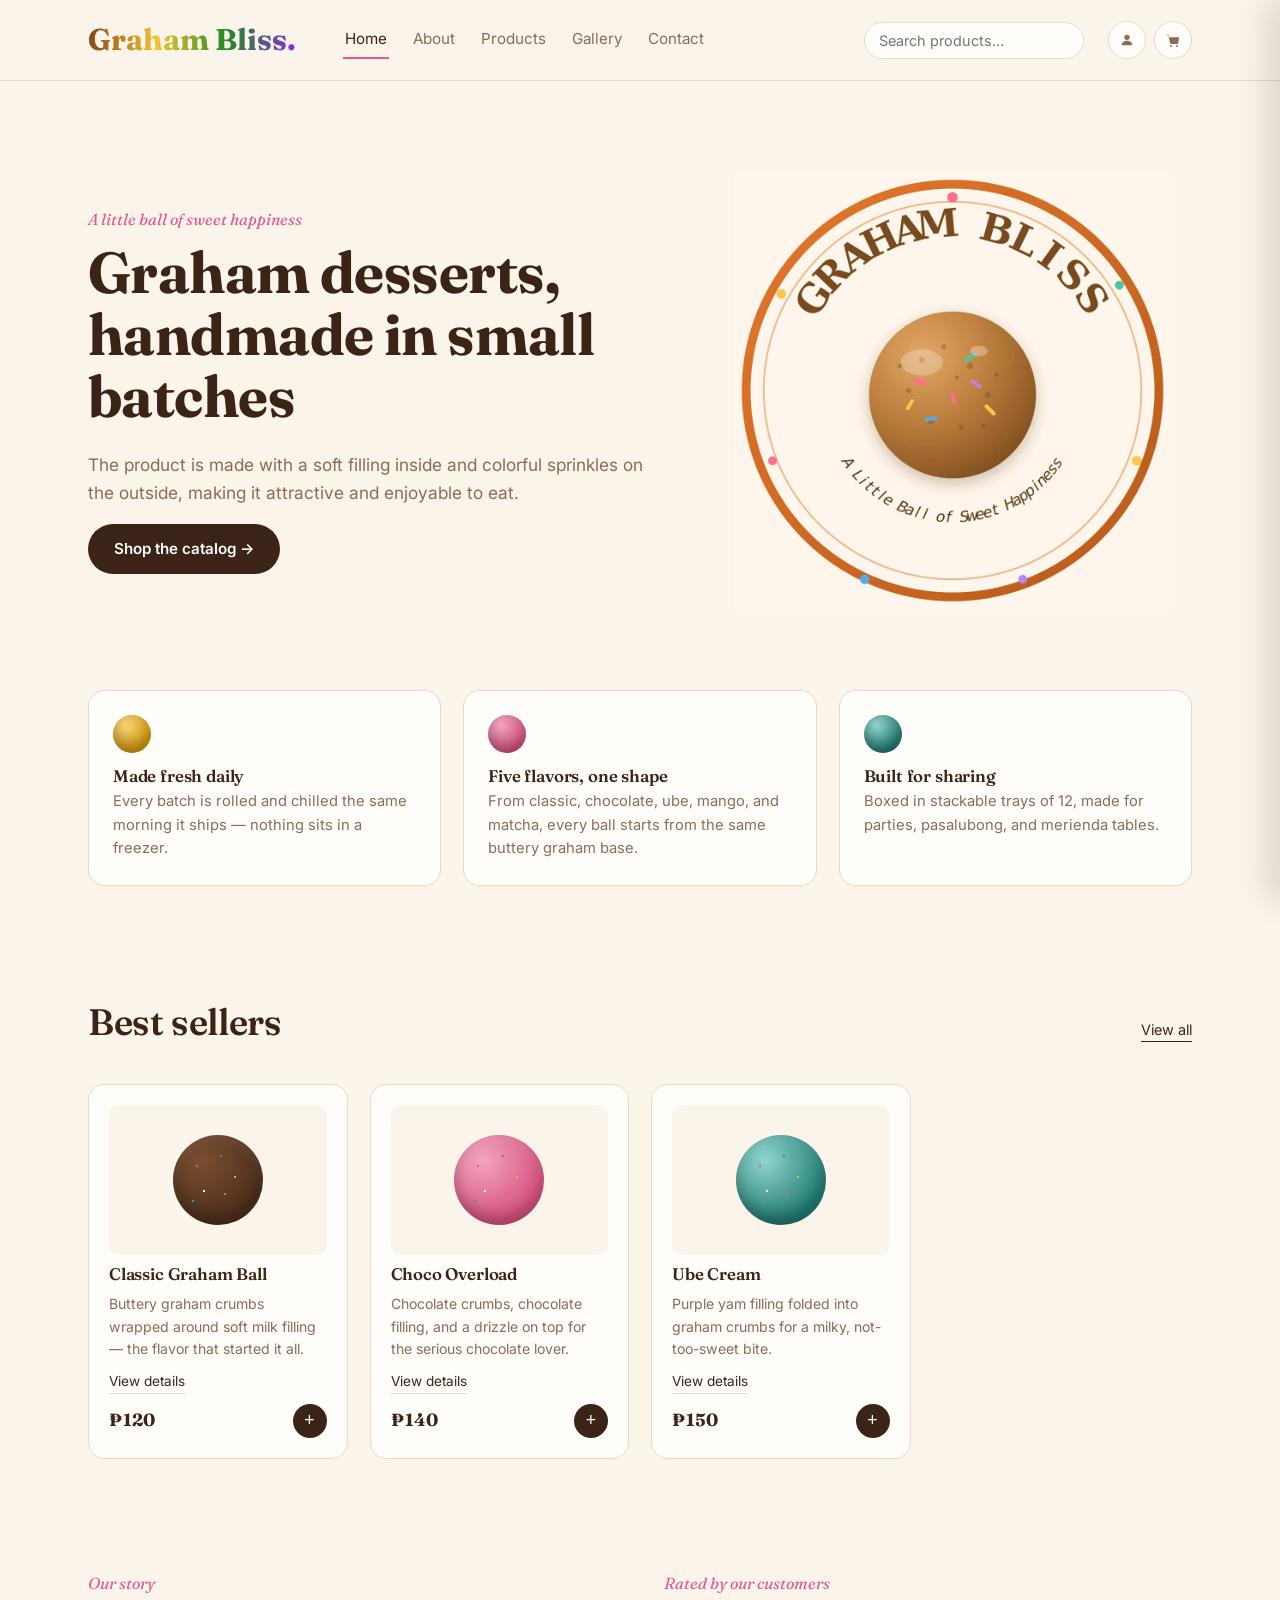
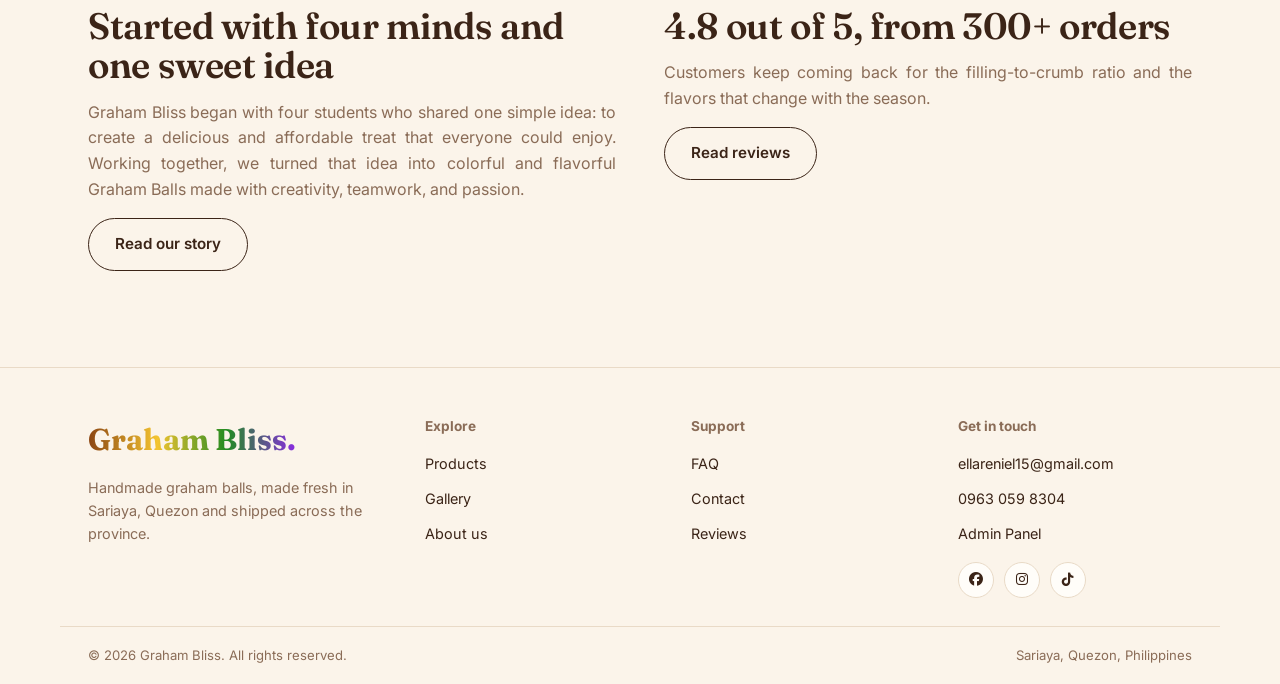
<file: index.html>
<!DOCTYPE html>
<html lang="en">
<head>
<meta charset="UTF-8">
<meta name="viewport" content="width=device-width, initial-scale=1.0">
<title>Graham Bliss — Handmade Graham Balls</title>
<link rel="preconnect" href="https://fonts.googleapis.com">
<link href="https://fonts.googleapis.com/css2?family=Fraunces:opsz,wght@9..144,400;9..144,600;9..144,700&family=Inter:wght@400;500;600;700&display=swap" rel="stylesheet">
<link rel="stylesheet" href="https://cdnjs.cloudflare.com/ajax/libs/font-awesome/6.5.2/css/all.min.css">
<link rel="stylesheet" href="style.css">
</head>
<body>

<header>
  <div class="nav-wrap">
    <a href="index.html" class="logo">Graham Bliss<span class="dot">.</span></a>
    <input type="checkbox" id="navCheck" class="nav-check">
    <label for="navCheck" class="nav-toggle" aria-label="Menu"><span></span></label>
    <nav class="primary-links">
      <a href="index.html" class="active">Home</a>
      <a href="about.html">About</a>
      <a href="products.html">Products</a>
      <a href="gallery.html">Gallery</a>
      <a href="contact.html">Contact</a>
    </nav>
    <div class="search-wrap">
      <input type="text" placeholder="Search products…">
    </div>
    <div class="nav-icons">
      <a href="login.html" class="icon-btn" title="Account"></a>
      <a href="#cart" class="icon-btn" title="Cart"></a>
    </div>
  </div>
</header>

<main>
  <section class="hero">
    <div>
      <div class="tag">A little ball of sweet happiness</div>
      <h1>Graham desserts, <br>handmade in small batches</h1>
      <p>The product is made with a soft filling inside and colorful sprinkles on the outside, making it attractive and enjoyable to eat.</p>
      <a class="btn-primary" href="products.html">Shop the catalog →</a>
    </div>
    <div class="hero-visual">
      <img class="hero-image" src="mamaaaaaaaa.jpg" alt="Featured product">
    </div>
  </section>

  <section class="features">
    <div class="feature">
      <div class="ball yellow"></div>
      <h3>Made fresh daily</h3>
      <p>Every batch is rolled and chilled the same morning it ships — nothing sits in a freezer.</p>
    </div>
    <div class="feature">
      <div class="ball pink"></div>
      <h3>Five flavors, one shape</h3>
      <p>From classic, chocolate, ube, mango, and matcha, every ball starts from the same buttery graham base.</p>
    </div>
    <div class="feature">
      <div class="ball teal"></div>
      <h3>Built for sharing</h3>
      <p>Boxed in stackable trays of 12, made for parties, pasalubong, and merienda tables.</p>
    </div>
  </section>

  <section id="products">
    <div class="section-head">
      <h2>Best sellers</h2>
      <a href="products.html">View all</a>
    </div>
    <div class="grid">
      <div class="card">
        <div class="card-visual"><div class="ball" style="width:90px;height:90px;"></div></div>
        <h3>Classic Graham Ball</h3>
        <p class="desc">Buttery graham crumbs wrapped around soft milk filling — the flavor that started it all.</p>
        <a class="card-link" href="product.html">View details</a>
        <div class="card-foot">
          <span class="price">₱120</span>
          <button class="add-btn" type="button" title="Add to cart" aria-label="Add to cart">+</button>
        </div>
      </div>
      <div class="card">
        <div class="card-visual"><div class="ball pink" style="width:90px;height:90px;"></div></div>
        <h3>Choco Overload</h3>
        <p class="desc">Chocolate crumbs, chocolate filling, and a drizzle on top for the serious chocolate lover.</p>
        <a class="card-link" href="product.html">View details</a>
        <div class="card-foot">
          <span class="price">₱140</span>
          <button class="add-btn" type="button" title="Add to cart" aria-label="Add to cart">+</button>
        </div>
      </div>
      <div class="card">
        <div class="card-visual"><div class="ball teal" style="width:90px;height:90px;"></div></div>
        <h3>Ube Cream</h3>
        <p class="desc">Purple yam filling folded into graham crumbs for a milky, not-too-sweet bite.</p>
        <a class="card-link" href="product.html">View details</a>
        <div class="card-foot">
          <span class="price">₱150</span>
          <button class="add-btn" type="button" title="Add to cart" aria-label="Add to cart">+</button>
        </div>
      </div>
    </div>
  </section>

  <section class="split">
    <div>
      <div class="tag">Our story</div>
      <h2>Started with four minds and one sweet idea</h2>
      <p>Graham Bliss began with four students who shared one simple idea: to create a delicious and affordable treat that everyone could enjoy. Working together, we turned that idea into colorful and flavorful Graham Balls made with creativity, teamwork, and passion.</p>
      <a href="about.html" class="btn-secondary">Read our story</a>
    </div>
    <div>
      <div class="tag">Rated by our customers</div>
      <h2>4.8 out of 5, from 300+ orders</h2>
      <p>Customers keep coming back for the filling-to-crumb ratio and the flavors that change with the season.</p>
      <a href="reviews.html" class="btn-secondary">Read reviews</a>
    </div>
  </section>
</main>

<footer>
  <div class="footer-wrap">
    <div>
      <a href="index.html" class="logo">Graham Bliss<span class="dot">.</span></a>
      <p style="margin-top:12px;font-size:.9rem;">Handmade graham balls, made fresh in Sariaya, Quezon and shipped across the province.</p>
    </div>
    <div>
      <h4>Explore</h4>
      <ul>
        <li><a href="products.html">Products</a></li>
        <li><a href="gallery.html">Gallery</a></li>
        <li><a href="about.html">About us</a></li>
      </ul>
    </div>
    <div>
      <h4>Support</h4>
      <ul>
        <li><a href="faq.html">FAQ</a></li>
        <li><a href="contact.html">Contact</a></li>
        <li><a href="reviews.html">Reviews</a></li>
      </ul>
    </div>
    <div>
      <h4>Get in touch</h4>
      <ul>
        <li><a href="mailto:ellareniel15@gmail.com">ellareniel15@gmail.com</a></li>
        <li><a href="tel:+639630598304">0963 059 8304</a></li>
        <li><a href="admin.html">Admin Panel</a></li>
      </ul>
      <div class="social-row">
        <a href="https://www.facebook.com/mel.jhune.958523" title="Facebook">
         <i class="fa-brands fa-facebook"></i>
        </a>
        <a href="https://www.instagram.com/itss_ur.mel/?fbclid=IwY2xjawUTJd1wZG9mBWV4dG4DYWVtAjEwAGJyaWQRMWFvU0FQSmJZdVVRaFVMbnFzcnRjBmFwcF9pZBAyMjIwMzkxNzg4MjAwODkyAAEeChBDoPgRGtuAGGqDBz4dwUmdd6wGIWdtoloXTAFgVrVXzXKg3ylywNsreZY_aem_Ks4oOcFlzgpz_4FfU0w7iA" title="Instagram">
          <i class="fa-brands fa-instagram"></i>
        </a>
        <a href="https://www.tiktok.com/@mel.dailo" title="TikTok">
          <i class="fa-brands fa-tiktok"></i>
        </a>
      </div>
    </div>
  </div>
  <div class="footer-bottom">
    <span>© 2026 Graham Bliss. All rights reserved.</span>
    <span>Sariaya, Quezon, Philippines</span>
  </div>
</footer>

<div class="drawer" id="cart">
  <div class="drawer-head">
    <h3>Your Cart</h3>
    <a href="#" class="close-btn" aria-label="Close cart">✕</a>
  </div>
  <div class="drawer-items">
    <p class="drawer-empty">Your cart is empty. Add a box from the Products page to see it here.</p>
  </div>
  <div class="drawer-foot">
    <div class="total-row"><span>Total</span><span>₱0</span></div>
    <a class="btn-primary" style="width:100%;text-align:center;display:block;" href="products.html">Browse products</a>
  </div>
</div>
<a href="#" class="overlay" aria-hidden="true"></a>

</body>
</html>
</file>
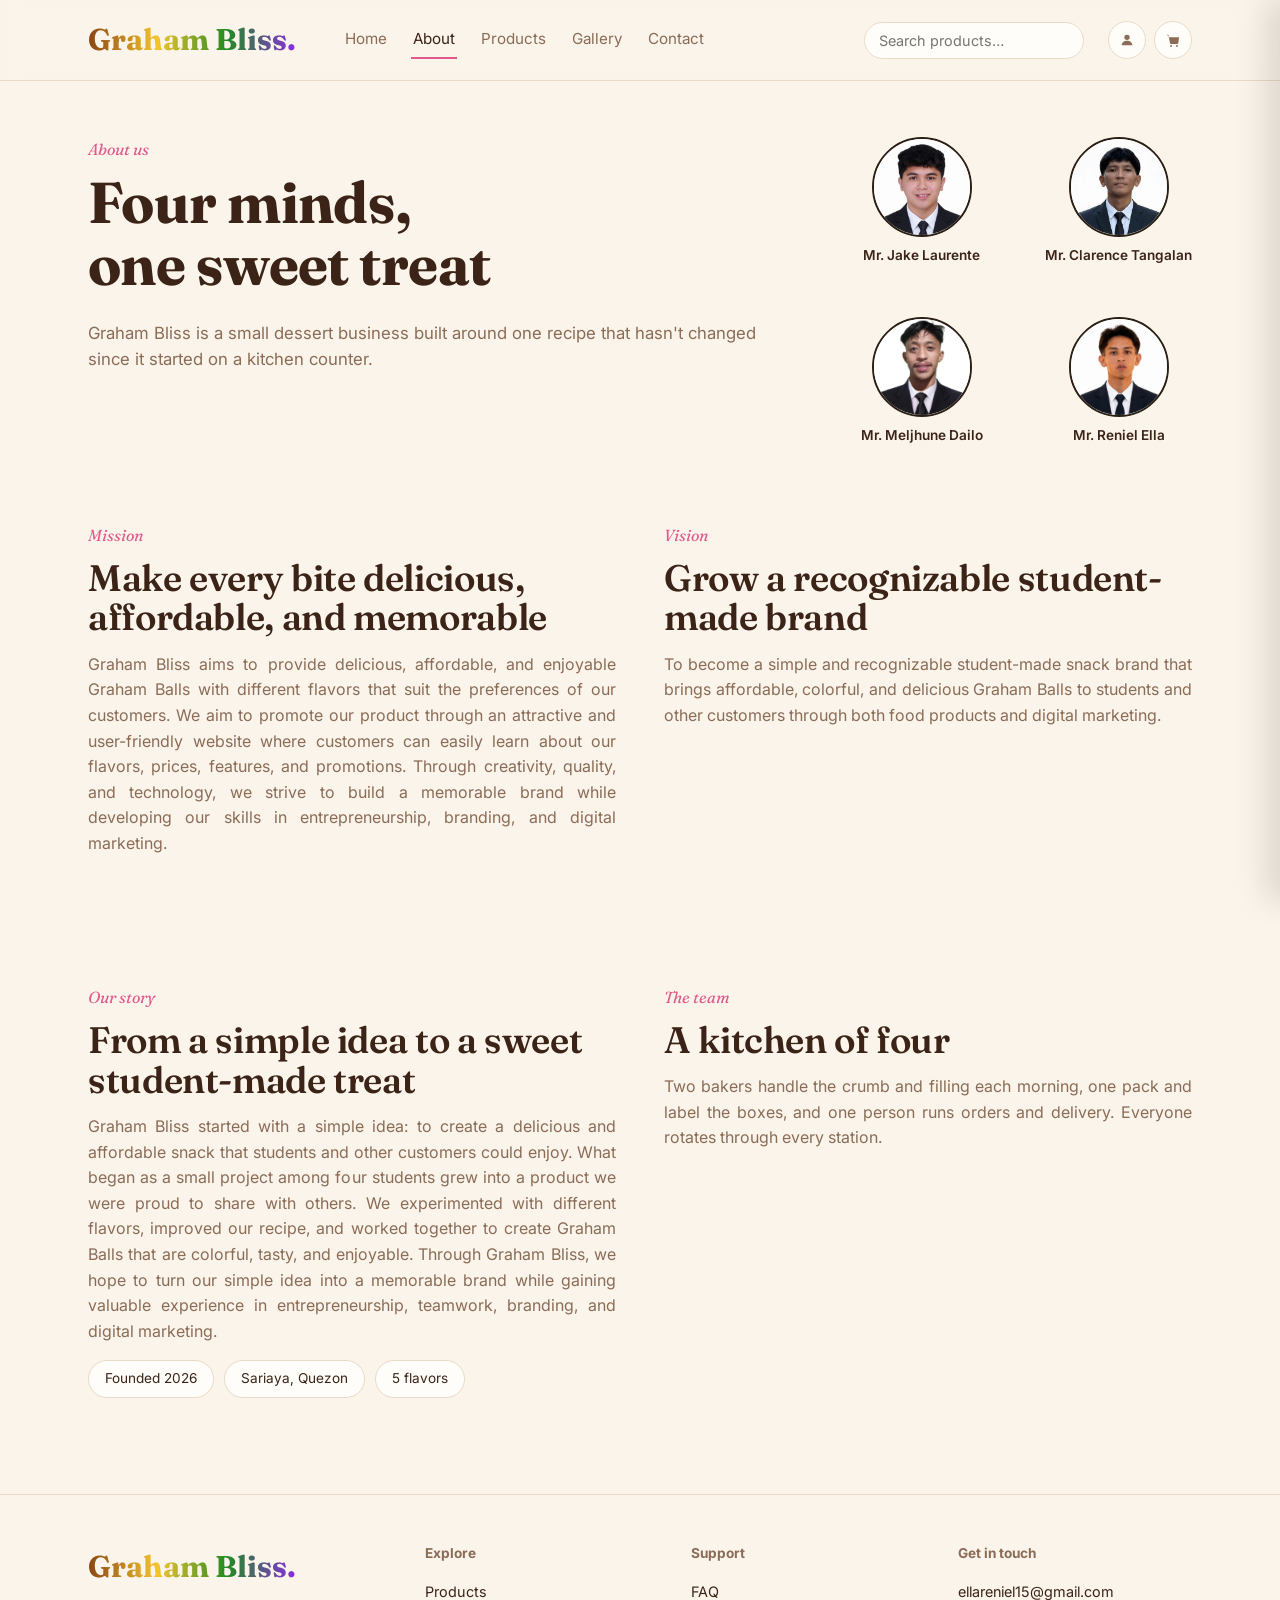
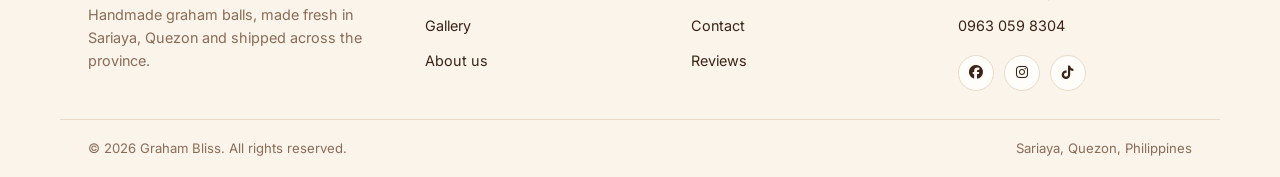
<file: about.html>
<!DOCTYPE html>
<html lang="en">
<head>
<meta charset="UTF-8">
<meta name="viewport" content="width=device-width, initial-scale=1.0">
<title>About — Graham Bliss</title>
<link rel="preconnect" href="https://fonts.googleapis.com">
<link href="https://fonts.googleapis.com/css2?family=Fraunces:opsz,wght@9..144,400;9..144,600;9..144,700&family=Inter:wght@400;500;600;700&display=swap" rel="stylesheet">
<link rel="stylesheet" href="https://cdnjs.cloudflare.com/ajax/libs/font-awesome/6.5.2/css/all.min.css">
<link rel="stylesheet" href="style.css">
</head>
<body>

<header>
  <div class="nav-wrap">
    <a href="index.html" class="logo">Graham Bliss<span class="dot">.</span></a>
    <input type="checkbox" id="navCheck" class="nav-check">
    <label for="navCheck" class="nav-toggle" aria-label="Menu"><span></span></label>
    <nav class="primary-links">
      <a href="index.html">Home</a>
      <a href="about.html" class="active">About</a>
      <a href="products.html">Products</a>
      <a href="gallery.html">Gallery</a>
      <a href="contact.html">Contact</a>
    </nav>
    <div class="search-wrap">
      <input type="text" placeholder="Search products…">
    </div>
    <div class="nav-icons">
      <a href="login.html" class="icon-btn" title="Account"></a>
      <a href="#cart" class="icon-btn" title="Cart"></a>
    </div>
  </div>
</header>

<main>
  <section class="page-hero hero-with-photos">
    <div class="hero-text">
      <div class="tag">About us</div>
      <h1>Four minds, <br> one sweet treat</h1>
      <p>Graham Bliss is a small dessert business built around one recipe that hasn't changed since it started on a kitchen counter.</p>
    </div>
      <div class="team-photos">
        <div class="team-member">
          <img src="jakeee.png" alt="Team member 1" class="team-photo">
          <span class="team-name">Mr. Jake Laurente</span>
        </div>
        <div class="team-member">
          <img src="clarence1.jpg" alt="Team member 2" class="team-photo">
          <span class="team-name">Mr. Clarence Tangalan</span>
        </div>
        <div class="team-member">
          <img src="dailo.jpg" alt="Team member 3" class="team-photo">
          <span class="team-name">Mr. Meljhune Dailo </span>
        </div>
        <div class="team-member">
          <img src="ella.jpg" alt="Team member 4" class="team-photo">
          <span class="team-name">Mr. Reniel Ella</span>
        </div>
      </div>
    </div>
  </section>

  <style>
    .hero-with-photos {
      display: flex;
      align-items: flex-start;
      justify-content: space-between;
      gap: 40px;
      flex-wrap: wrap;
    }
    .hero-text {
      flex: 1;
      min-width: 260px;
    }
    .team-photo {
      border-radius: 50%;
      object-fit: cover;
      background: #f4ece2;
      border: 2px solid #2b1e14;
      display: block;
      width: 100px;
      height: 100px;
    }
    .team-photos {
      position: relative;
      z-index: 1;
      display: grid;
      grid-template-columns: repeat(2, 1fr);
      gap: 50px;
      justify-items: center;
    }
    .team-member {
      display: flex;
      flex-direction: column;
      align-items: center;
      gap: 8px;
    }
    .team-name {
      font-size: .85rem;
      font-weight: 600;
      white-space: nowrap;
    }
    @media (max-width: 700px) {
      .team-board { padding: 40px 24px; margin: 0 auto; }
    }
  </style>

  <section class="split">
    <div>
      <div class="tag">Mission</div>
      <h2>Make every bite delicious, affordable, and memorable</h2>
      <p>Graham Bliss aims to provide delicious, affordable, and enjoyable Graham Balls with different flavors that suit the preferences of our customers. We aim to promote our product through an attractive and user-friendly website where customers can easily learn about our flavors, prices, features, and promotions. Through creativity, quality, and technology, we strive to build a memorable brand while developing our skills in entrepreneurship, branding, and digital marketing.</p>
    </div>
    <div>
      <div class="tag">Vision</div>
      <h2>Grow a recognizable student-made brand</h2>
      <p>To become a simple and recognizable student-made snack brand that brings affordable, colorful, and delicious Graham Balls to students and other customers through both food products and digital marketing.</p>
    </div>
  </section>

  <section class="split">
    <div>
      <div class="tag">Our story</div>
      <h2>From a simple idea to a sweet student-made treat</h2>
      <p>Graham Bliss started with a simple idea: to create a delicious and affordable snack that students and other customers could enjoy. What began as a small project among four students grew into a product we were proud to share with others. We experimented with different flavors, improved our recipe, and worked together to create Graham Balls that are colorful, tasty, and enjoyable. Through Graham Bliss, we hope to turn our simple idea into a memorable brand while gaining valuable experience in entrepreneurship, teamwork, branding, and digital marketing.</p>
      <div class="mini-list">
        <span class="mini-chip">Founded 2026</span>
        <span class="mini-chip">Sariaya, Quezon</span>
        <span class="mini-chip">5 flavors</span>
      </div>
    </div>
    <div>
      <div class="tag">The team</div>
      <h2>A kitchen of four</h2>
      <p>Two bakers handle the crumb and filling each morning, one pack and label the boxes, and one person runs orders and delivery. Everyone rotates through every station.</p>
    </div>
  </section>
</main>

<footer>
  <div class="footer-wrap">
    <div>
      <a href="index.html" class="logo">Graham Bliss<span class="dot">.</span></a>
      <p style="margin-top:12px;font-size:.9rem;">Handmade graham balls, made fresh in Sariaya, Quezon and shipped across the province.</p>
    </div>
    <div>
      <h4>Explore</h4>
      <ul>
        <li><a href="products.html">Products</a></li>
        <li><a href="gallery.html">Gallery</a></li>
        <li><a href="about.html">About us</a></li>
      </ul>
    </div>
    <div>
      <h4>Support</h4>
      <ul>
        <li><a href="faq.html">FAQ</a></li>
        <li><a href="contact.html">Contact</a></li>
        <li><a href="reviews.html">Reviews</a></li>
      </ul>
    </div>
    <div>
      <h4>Get in touch</h4>
      <ul>
        <li><a href="mailto:ellareniel15@gmail.com">ellareniel15@gmail.com</a></li>
        <li><a href="tel:+639630598304">0963 059 8304</a></li>
      </ul>
      <div class="social-row">
        <a href="https://www.facebook.com/mel.jhune.958523" title="Facebook">
         <i class="fa-brands fa-facebook"></i>
        </a>
        <a href="https://www.instagram.com/itss_ur.mel/?fbclid=IwY2xjawUTJd1wZG9mBWV4dG4DYWVtAjEwAGJyaWQRMWFvU0FQSmJZdVVRaFVMbnFzcnRjBmFwcF9pZBAyMjIwMzkxNzg4MjAwODkyAAEeChBDoPgRGtuAGGqDBz4dwUmdd6wGIWdtoloXTAFgVrVXzXKg3ylywNsreZY_aem_Ks4oOcFlzgpz_4FfU0w7iA" title="Instagram">
          <i class="fa-brands fa-instagram"></i>
        </a>
        <a href="https://www.tiktok.com/@mel.dailo" title="TikTok">
          <i class="fa-brands fa-tiktok"></i>
        </a>
      </div>
    </div>
  </div>
  <div class="footer-bottom">
    <span>© 2026 Graham Bliss. All rights reserved.</span>
    <span>Sariaya, Quezon, Philippines</span>
  </div>
</footer>

<div class="drawer" id="cart">
  <div class="drawer-head">
    <h3>Your Cart</h3>
    <a href="#" class="close-btn" aria-label="Close cart">✕</a>
  </div>
  <div class="drawer-items">
    <p class="drawer-empty">Your cart is empty. Add a box from the Products page to see it here.</p>
  </div>
  <div class="drawer-foot">
    <div class="total-row"><span>Total</span><span>₱0</span></div>
    <a class="btn-primary" style="width:100%;text-align:center;display:block;" href="products.html">Browse products</a>
  </div>
</div>
<a href="#" class="overlay" aria-hidden="true"></a>

</body>
</html>
</file>
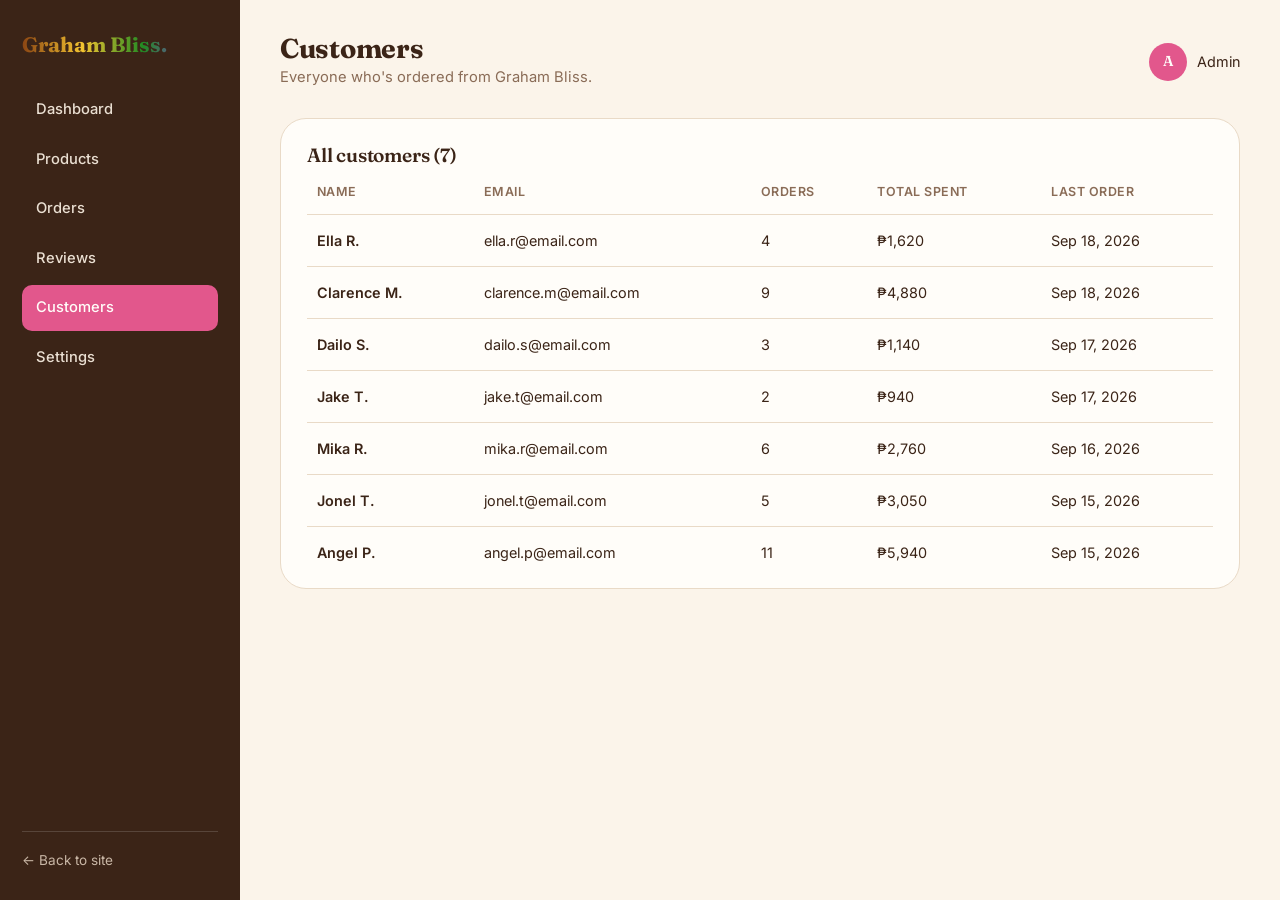
<file: admin-customers.html>
<!DOCTYPE html>
<html lang="en">
<head>
<meta charset="UTF-8">
<meta name="viewport" content="width=device-width, initial-scale=1.0">
<title>Customers — Admin — Graham Bliss</title>
<link rel="preconnect" href="https://fonts.googleapis.com">
<link href="https://fonts.googleapis.com/css2?family=Fraunces:opsz,wght@9..144,400;9..144,600;9..144,700&family=Inter:wght@400;500;600;700&display=swap" rel="stylesheet">
<link rel="stylesheet" href="style.css">
</head>
<body class="admin-body">

<div class="admin-shell">

  <aside class="admin-side">
    <a href="home.html" class="logo">Graham Bliss<span class="dot">.</span></a>
    <nav class="admin-nav">
      <a href="admin.html">Dashboard</a>
      <a href="admin-products.html">Products</a>
      <a href="admin-orders.html">Orders</a>
      <a href="admin-reviews.html">Reviews</a>
      <a href="admin-customers.html" class="active">Customers</a>
      <a href="admin-settings.html">Settings</a>
    </nav>
    <a href="home.html" class="back-site">← Back to site</a>
  </aside>

  <main class="admin-main">

    <div class="admin-head">
      <div>
        <h1>Customers</h1>
        <p>Everyone who's ordered from Graham Bliss.</p>
      </div>
      <div class="admin-user">
        <div class="admin-avatar">A</div>
        <span>Admin</span>
      </div>
    </div>

    <section class="admin-panel">
      <div class="admin-panel-head">
        <h2>All customers (7)</h2>
      </div>
      <table class="admin-table">
        <thead>
          <tr>
            <th>Name</th>
            <th>Email</th>
            <th>Orders</th>
            <th>Total spent</th>
            <th>Last order</th>
          </tr>
        </thead>
        <tbody>
          <tr>
            <td><span class="prod-name">Ella R.</span></td>
            <td>ella.r@email.com</td>
            <td>4</td>
            <td>₱1,620</td>
            <td>Sep 18, 2026</td>
          </tr>
          <tr>
            <td><span class="prod-name">Clarence M.</span></td>
            <td>clarence.m@email.com</td>
            <td>9</td>
            <td>₱4,880</td>
            <td>Sep 18, 2026</td>
          </tr>
          <tr>
            <td><span class="prod-name">Dailo S.</span></td>
            <td>dailo.s@email.com</td>
            <td>3</td>
            <td>₱1,140</td>
            <td>Sep 17, 2026</td>
          </tr>
          <tr>
            <td><span class="prod-name">Jake T.</span></td>
            <td>jake.t@email.com</td>
            <td>2</td>
            <td>₱940</td>
            <td>Sep 17, 2026</td>
          </tr>
          <tr>
            <td><span class="prod-name">Mika R.</span></td>
            <td>mika.r@email.com</td>
            <td>6</td>
            <td>₱2,760</td>
            <td>Sep 16, 2026</td>
          </tr>
          <tr>
            <td><span class="prod-name">Jonel T.</span></td>
            <td>jonel.t@email.com</td>
            <td>5</td>
            <td>₱3,050</td>
            <td>Sep 15, 2026</td>
          </tr>
          <tr>
            <td><span class="prod-name">Angel P.</span></td>
            <td>angel.p@email.com</td>
            <td>11</td>
            <td>₱5,940</td>
            <td>Sep 15, 2026</td>
          </tr>
        </tbody>
      </table>
    </section>

  </main>

</div>

</body>
</html>
</file>
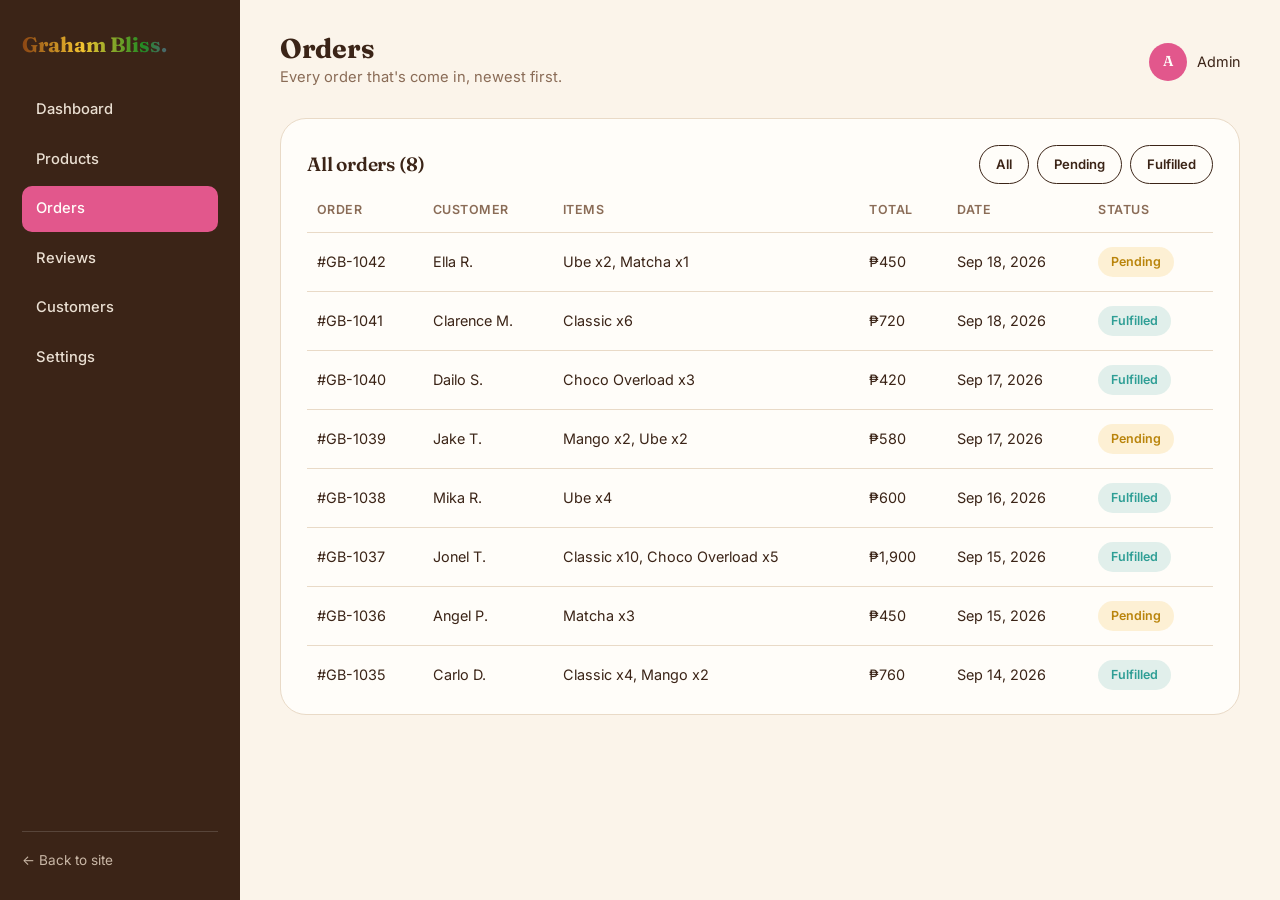
<file: admin-orders.html>
<!DOCTYPE html>
<html lang="en">
<head>
<meta charset="UTF-8">
<meta name="viewport" content="width=device-width, initial-scale=1.0">
<title>Orders — Admin — Graham Bliss</title>
<link rel="preconnect" href="https://fonts.googleapis.com">
<link href="https://fonts.googleapis.com/css2?family=Fraunces:opsz,wght@9..144,400;9..144,600;9..144,700&family=Inter:wght@400;500;600;700&display=swap" rel="stylesheet">
<link rel="stylesheet" href="style.css">
</head>
<body class="admin-body">

<div class="admin-shell">

  <aside class="admin-side">
    <a href="index.html" class="logo">Graham Bliss<span class="dot">.</span></a>
    <nav class="admin-nav">
      <a href="admin.html">Dashboard</a>
      <a href="admin-products.html">Products</a>
      <a href="admin-orders.html" class="active">Orders</a>
      <a href="admin-reviews.html">Reviews</a>
      <a href="admin-customers.html">Customers</a>
      <a href="admin-settings.html">Settings</a>
    </nav>
    <a href="index.html" class="back-site">← Back to site</a>
  </aside>

  <main class="admin-main">

    <div class="admin-head">
      <div>
        <h1>Orders</h1>
        <p>Every order that's come in, newest first.</p>
      </div>
      <div class="admin-user">
        <div class="admin-avatar">A</div>
        <span>Admin</span>
      </div>
    </div>

    <section class="admin-panel">
      <div class="admin-panel-head">
        <h2>All orders (8)</h2>
        <div style="display:flex;gap:8px;">
          <a href="#" class="btn-secondary" style="padding:8px 16px;font-size:.82rem;">All</a>
          <a href="#" class="btn-secondary" style="padding:8px 16px;font-size:.82rem;">Pending</a>
          <a href="#" class="btn-secondary" style="padding:8px 16px;font-size:.82rem;">Fulfilled</a>
        </div>
      </div>
      <table class="admin-table">
        <thead>
          <tr>
            <th>Order</th>
            <th>Customer</th>
            <th>Items</th>
            <th>Total</th>
            <th>Date</th>
            <th>Status</th>
          </tr>
        </thead>
        <tbody>
          <tr>
            <td>#GB-1042</td>
            <td>Ella R.</td>
            <td>Ube x2, Matcha x1</td>
            <td>₱450</td>
            <td>Sep 18, 2026</td>
            <td><span class="status-pill pending">Pending</span></td>
          </tr>
          <tr>
            <td>#GB-1041</td>
            <td>Clarence M.</td>
            <td>Classic x6</td>
            <td>₱720</td>
            <td>Sep 18, 2026</td>
            <td><span class="status-pill fulfilled">Fulfilled</span></td>
          </tr>
          <tr>
            <td>#GB-1040</td>
            <td>Dailo S.</td>
            <td>Choco Overload x3</td>
            <td>₱420</td>
            <td>Sep 17, 2026</td>
            <td><span class="status-pill fulfilled">Fulfilled</span></td>
          </tr>
          <tr>
            <td>#GB-1039</td>
            <td>Jake T.</td>
            <td>Mango x2, Ube x2</td>
            <td>₱580</td>
            <td>Sep 17, 2026</td>
            <td><span class="status-pill pending">Pending</span></td>
          </tr>
          <tr>
            <td>#GB-1038</td>
            <td>Mika R.</td>
            <td>Ube x4</td>
            <td>₱600</td>
            <td>Sep 16, 2026</td>
            <td><span class="status-pill fulfilled">Fulfilled</span></td>
          </tr>
          <tr>
            <td>#GB-1037</td>
            <td>Jonel T.</td>
            <td>Classic x10, Choco Overload x5</td>
            <td>₱1,900</td>
            <td>Sep 15, 2026</td>
            <td><span class="status-pill fulfilled">Fulfilled</span></td>
          </tr>
          <tr>
            <td>#GB-1036</td>
            <td>Angel P.</td>
            <td>Matcha x3</td>
            <td>₱450</td>
            <td>Sep 15, 2026</td>
            <td><span class="status-pill pending">Pending</span></td>
          </tr>
          <tr>
            <td>#GB-1035</td>
            <td>Carlo D.</td>
            <td>Classic x4, Mango x2</td>
            <td>₱760</td>
            <td>Sep 14, 2026</td>
            <td><span class="status-pill fulfilled">Fulfilled</span></td>
          </tr>
        </tbody>
      </table>
    </section>

  </main>

</div>

</body>
</html>
</file>
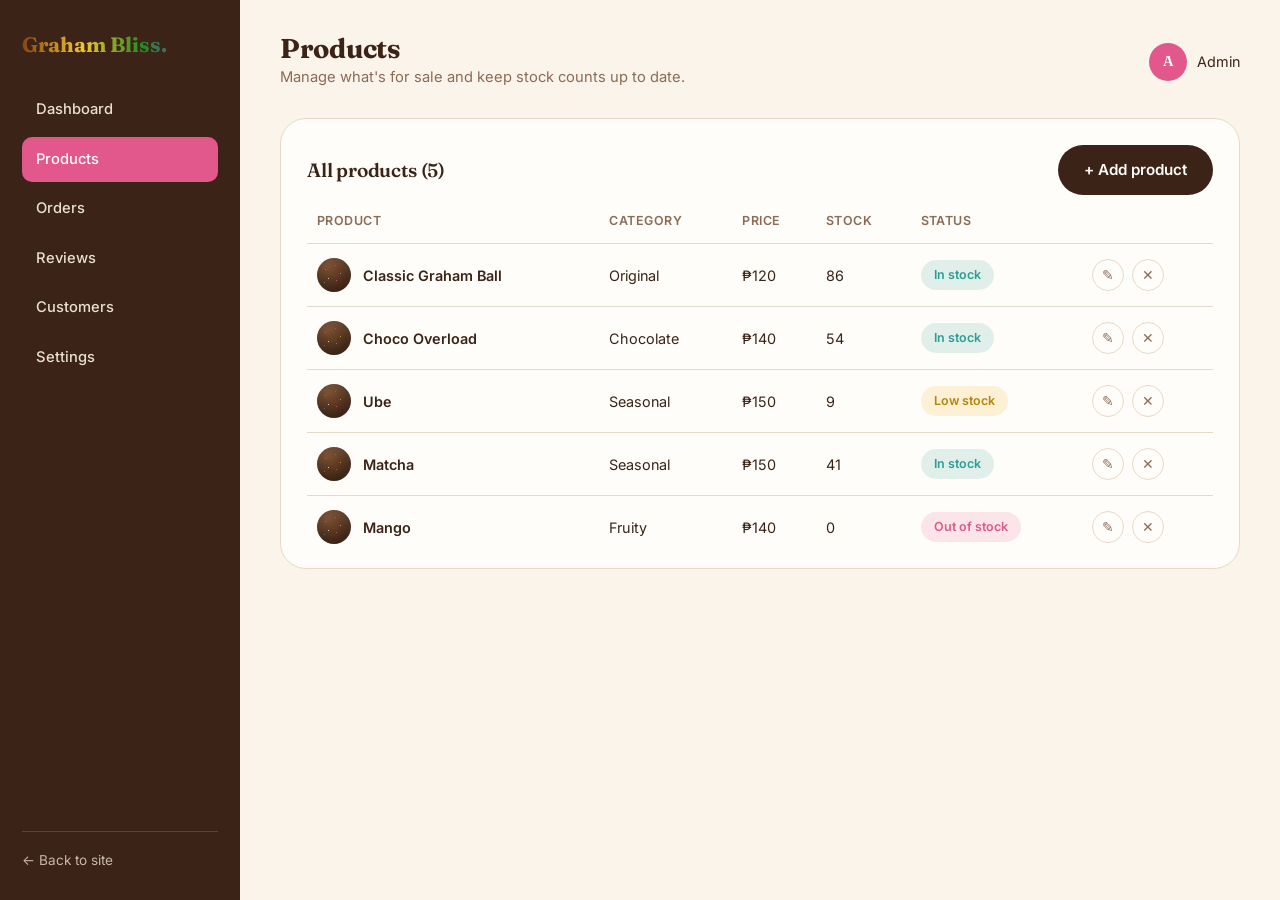
<file: admin-products.html>
<!DOCTYPE html>
<html lang="en">
<head>
<meta charset="UTF-8">
<meta name="viewport" content="width=device-width, initial-scale=1.0">
<title>Products — Admin — Graham Bliss</title>
<link rel="preconnect" href="https://fonts.googleapis.com">
<link href="https://fonts.googleapis.com/css2?family=Fraunces:opsz,wght@9..144,400;9..144,600;9..144,700&family=Inter:wght@400;500;600;700&display=swap" rel="stylesheet">
<link rel="stylesheet" href="style.css">
</head>
<body class="admin-body">

<div class="admin-shell">

  <aside class="admin-side">
    <a href="index.html" class="logo">Graham Bliss<span class="dot">.</span></a>
    <nav class="admin-nav">
      <a href="admin.html">Dashboard</a>
      <a href="admin-products.html" class="active">Products</a>
      <a href="admin-orders.html">Orders</a>
      <a href="admin-reviews.html">Reviews</a>
      <a href="admin-customers.html">Customers</a>
      <a href="admin-settings.html">Settings</a>
    </nav>
    <a href="index.html" class="back-site">← Back to site</a>
  </aside>

  <main class="admin-main">

    <div class="admin-head">
      <div>
        <h1>Products</h1>
        <p>Manage what's for sale and keep stock counts up to date.</p>
      </div>
      <div class="admin-user">
        <div class="admin-avatar">A</div>
        <span>Admin</span>
      </div>
    </div>

    <section class="admin-panel">
      <div class="admin-panel-head">
        <h2>All products (5)</h2>
        <a href="#addProduct" class="btn-primary">+ Add product</a>
      </div>
      <table class="admin-table">
        <thead>
          <tr>
            <th>Product</th>
            <th>Category</th>
            <th>Price</th>
            <th>Stock</th>
            <th>Status</th>
            <th></th>
          </tr>
        </thead>
        <tbody>
          <tr>
            <td><span class="prod-name"><span class="ball"></span>Classic Graham Ball</span></td>
            <td>Original</td>
            <td>₱120</td>
            <td>86</td>
            <td><span class="status-pill in-stock">In stock</span></td>
            <td><div class="row-actions"><button title="Edit">✎</button><button title="Delete">✕</button></div></td>
          </tr>
          <tr>
            <td><span class="prod-name"><span class="ball"></span>Choco Overload</span></td>
            <td>Chocolate</td>
            <td>₱140</td>
            <td>54</td>
            <td><span class="status-pill in-stock">In stock</span></td>
            <td><div class="row-actions"><button title="Edit">✎</button><button title="Delete">✕</button></div></td>
          </tr>
          <tr>
            <td><span class="prod-name"><span class="ball"></span>Ube</span></td>
            <td>Seasonal</td>
            <td>₱150</td>
            <td>9</td>
            <td><span class="status-pill low">Low stock</span></td>
            <td><div class="row-actions"><button title="Edit">✎</button><button title="Delete">✕</button></div></td>
          </tr>
          <tr>
            <td><span class="prod-name"><span class="ball"></span>Matcha</span></td>
            <td>Seasonal</td>
            <td>₱150</td>
            <td>41</td>
            <td><span class="status-pill in-stock">In stock</span></td>
            <td><div class="row-actions"><button title="Edit">✎</button><button title="Delete">✕</button></div></td>
          </tr>
          <tr>
            <td><span class="prod-name"><span class="ball"></span>Mango</span></td>
            <td>Fruity</td>
            <td>₱140</td>
            <td>0</td>
            <td><span class="status-pill out">Out of stock</span></td>
            <td><div class="row-actions"><button title="Edit">✎</button><button title="Delete">✕</button></div></td>
          </tr>
        </tbody>
      </table>
    </section>

  </main>

</div>

<div class="modal" id="addProduct">
  <div class="modal-box">
    <a href="#" class="modal-close" aria-label="Close">✕</a>
    <h1 style="font-size:1.4rem;">Add product</h1>
    <p class="sub">Add a new flavor to the shop.</p>
    <form>
      <div>
        <label for="pName">Product name</label>
        <input type="text" id="pName" placeholder="e.g. Biscoff">
      </div>
      <div>
        <label for="pCategory">Category</label>
        <input type="text" id="pCategory" placeholder="e.g. Seasonal">
      </div>
      <div class="form-row">
        <div>
          <label for="pPrice">Price (₱)</label>
          <input type="number" id="pPrice" placeholder="140">
        </div>
        <div>
          <label for="pStock">Stock</label>
          <input type="number" id="pStock" placeholder="50">
        </div>
      </div>
      <button class="btn-primary" type="submit">Save product</button>
    </form>
  </div>
</div>
<a href="#" class="overlay" aria-hidden="true"></a>

</body>
</html>
</file>
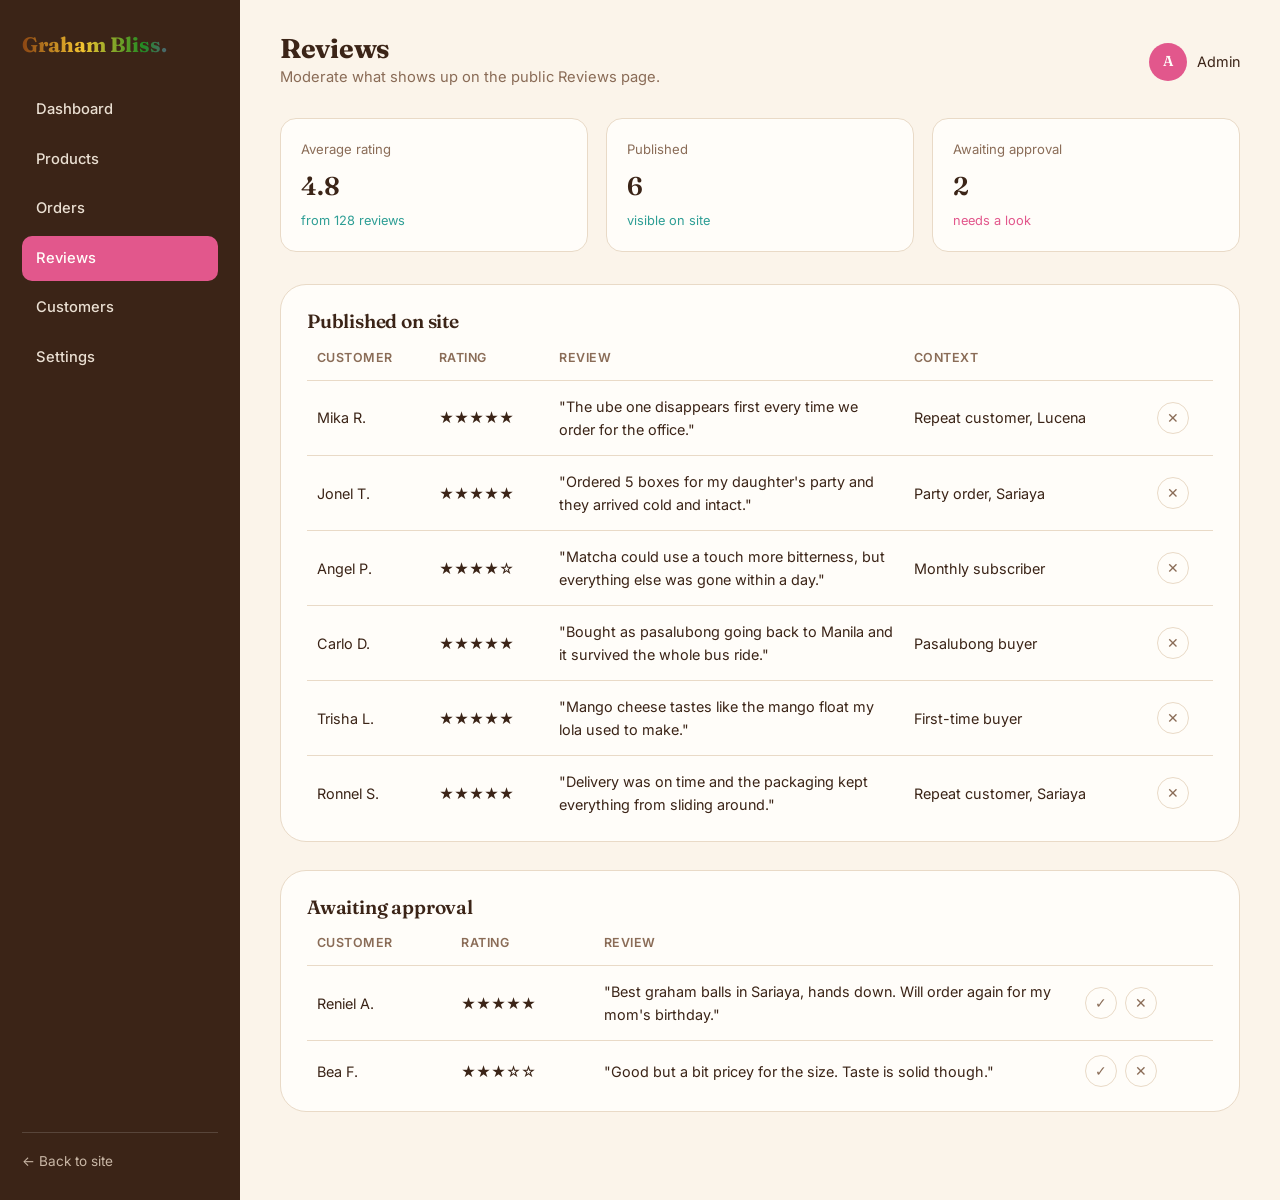
<file: admin-reviews.html>
<!DOCTYPE html>
<html lang="en">
<head>
<meta charset="UTF-8">
<meta name="viewport" content="width=device-width, initial-scale=1.0">
<title>Reviews — Admin — Graham Bliss</title>
<link rel="preconnect" href="https://fonts.googleapis.com">
<link href="https://fonts.googleapis.com/css2?family=Fraunces:opsz,wght@9..144,400;9..144,600;9..144,700&family=Inter:wght@400;500;600;700&display=swap" rel="stylesheet">
<link rel="stylesheet" href="style.css">
</head>
<body class="admin-body">

<div class="admin-shell">

  <aside class="admin-side">
    <a href="index.html" class="logo">Graham Bliss<span class="dot">.</span></a>
    <nav class="admin-nav">
      <a href="admin.html">Dashboard</a>
      <a href="admin-products.html">Products</a>
      <a href="admin-orders.html">Orders</a>
      <a href="admin-reviews.html" class="active">Reviews</a>
      <a href="admin-customers.html">Customers</a>
      <a href="admin-settings.html">Settings</a>
    </nav>
    <a href="index.html" class="back-site">← Back to site</a>
  </aside>

  <main class="admin-main">

    <div class="admin-head">
      <div>
        <h1>Reviews</h1>
        <p>Moderate what shows up on the public Reviews page.</p>
      </div>
      <div class="admin-user">
        <div class="admin-avatar">A</div>
        <span>Admin</span>
      </div>
    </div>

    <div class="stat-grid" style="grid-template-columns:repeat(3,1fr);">
      <div class="stat-card">
        <span class="label">Average rating</span>
        <span class="value">4.8</span>
        <span class="delta up">from 128 reviews</span>
      </div>
      <div class="stat-card">
        <span class="label">Published</span>
        <span class="value">6</span>
        <span class="delta up">visible on site</span>
      </div>
      <div class="stat-card">
        <span class="label">Awaiting approval</span>
        <span class="value">2</span>
        <span class="delta down">needs a look</span>
      </div>
    </div>

    <section class="admin-panel">
      <div class="admin-panel-head">
        <h2>Published on site</h2>
      </div>
      <table class="admin-table">
        <thead>
          <tr>
            <th>Customer</th>
            <th>Rating</th>
            <th>Review</th>
            <th>Context</th>
            <th></th>
          </tr>
        </thead>
        <tbody>
          <tr>
            <td>Mika R.</td>
            <td>★★★★★</td>
            <td style="max-width:280px;">"The ube one disappears first every time we order for the office."</td>
            <td>Repeat customer, Lucena</td>
            <td><div class="row-actions"><button title="Remove">✕</button></div></td>
          </tr>
          <tr>
            <td>Jonel T.</td>
            <td>★★★★★</td>
            <td style="max-width:280px;">"Ordered 5 boxes for my daughter's party and they arrived cold and intact."</td>
            <td>Party order, Sariaya</td>
            <td><div class="row-actions"><button title="Remove">✕</button></div></td>
          </tr>
          <tr>
            <td>Angel P.</td>
            <td>★★★★☆</td>
            <td style="max-width:280px;">"Matcha could use a touch more bitterness, but everything else was gone within a day."</td>
            <td>Monthly subscriber</td>
            <td><div class="row-actions"><button title="Remove">✕</button></div></td>
          </tr>
          <tr>
            <td>Carlo D.</td>
            <td>★★★★★</td>
            <td style="max-width:280px;">"Bought as pasalubong going back to Manila and it survived the whole bus ride."</td>
            <td>Pasalubong buyer</td>
            <td><div class="row-actions"><button title="Remove">✕</button></div></td>
          </tr>
          <tr>
            <td>Trisha L.</td>
            <td>★★★★★</td>
            <td style="max-width:280px;">"Mango cheese tastes like the mango float my lola used to make."</td>
            <td>First-time buyer</td>
            <td><div class="row-actions"><button title="Remove">✕</button></div></td>
          </tr>
          <tr>
            <td>Ronnel S.</td>
            <td>★★★★★</td>
            <td style="max-width:280px;">"Delivery was on time and the packaging kept everything from sliding around."</td>
            <td>Repeat customer, Sariaya</td>
            <td><div class="row-actions"><button title="Remove">✕</button></div></td>
          </tr>
        </tbody>
      </table>
    </section>

    <section class="admin-panel">
      <div class="admin-panel-head">
        <h2>Awaiting approval</h2>
      </div>
      <table class="admin-table">
        <thead>
          <tr>
            <th>Customer</th>
            <th>Rating</th>
            <th>Review</th>
            <th></th>
          </tr>
        </thead>
        <tbody>
          <tr>
            <td>Reniel A.</td>
            <td>★★★★★</td>
            <td style="max-width:320px;">"Best graham balls in Sariaya, hands down. Will order again for my mom's birthday."</td>
            <td><div class="row-actions"><button title="Approve">✓</button><button title="Reject">✕</button></div></td>
          </tr>
          <tr>
            <td>Bea F.</td>
            <td>★★★☆☆</td>
            <td style="max-width:320px;">"Good but a bit pricey for the size. Taste is solid though."</td>
            <td><div class="row-actions"><button title="Approve">✓</button><button title="Reject">✕</button></div></td>
          </tr>
        </tbody>
      </table>
    </section>

  </main>

</div>

</body>
</html>
</file>
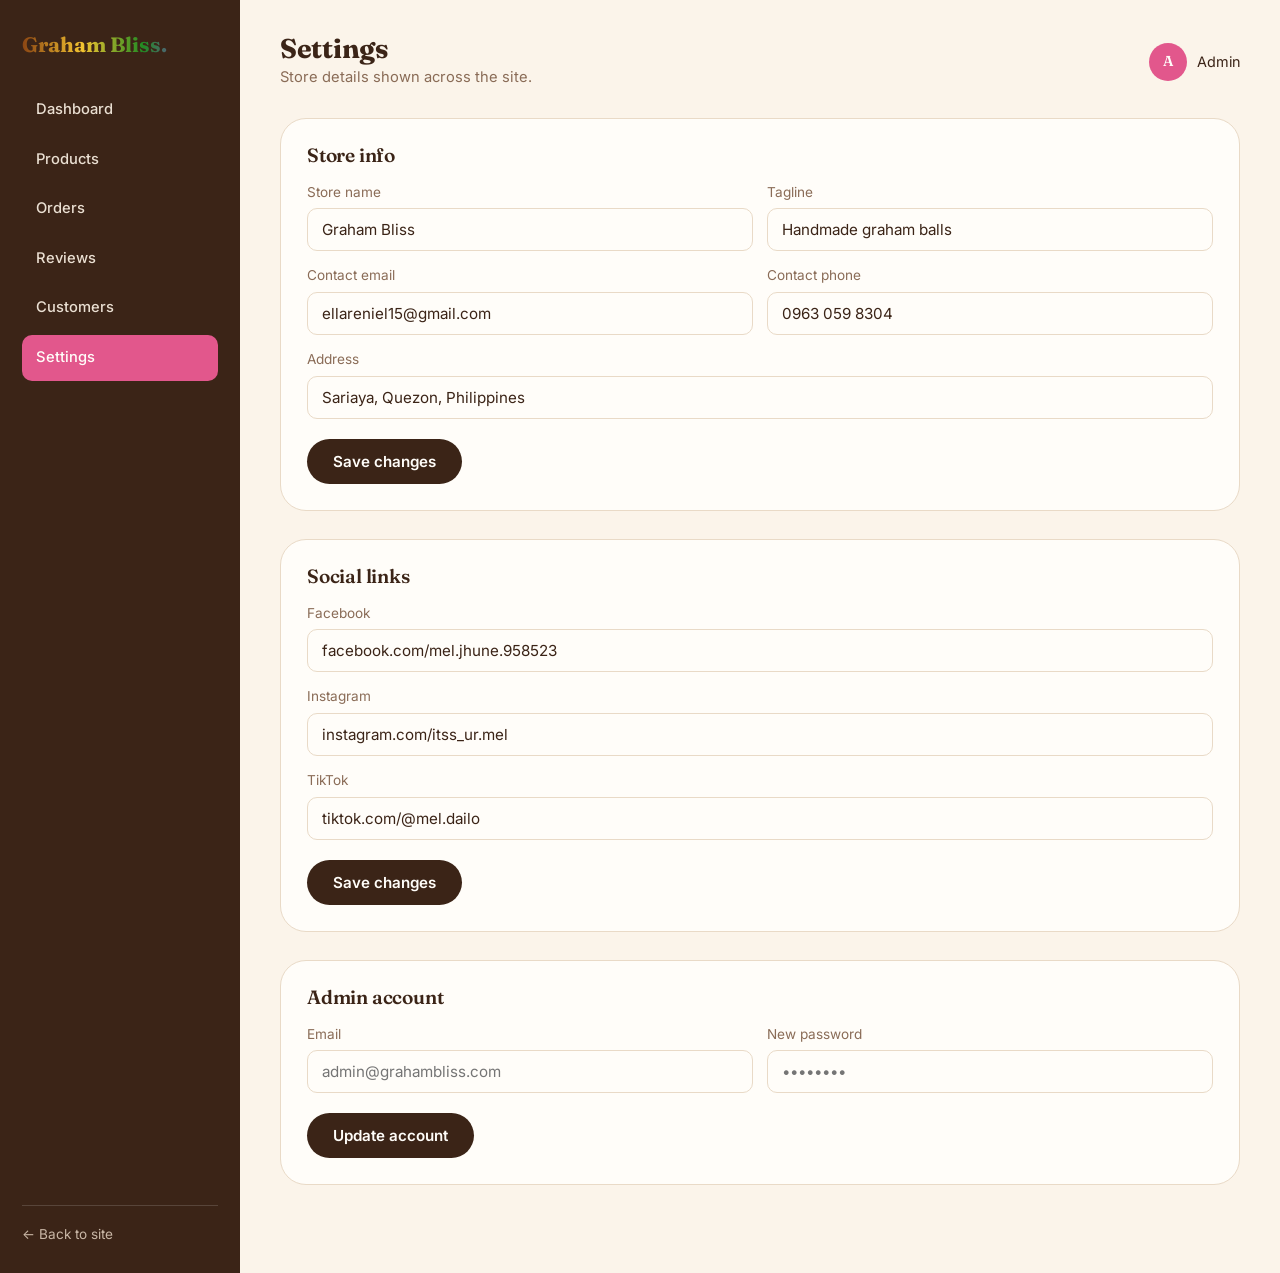
<file: admin-settings.html>
<!DOCTYPE html>
<html lang="en">
<head>
<meta charset="UTF-8">
<meta name="viewport" content="width=device-width, initial-scale=1.0">
<title>Settings — Admin — Graham Bliss</title>
<link rel="preconnect" href="https://fonts.googleapis.com">
<link href="https://fonts.googleapis.com/css2?family=Fraunces:opsz,wght@9..144,400;9..144,600;9..144,700&family=Inter:wght@400;500;600;700&display=swap" rel="stylesheet">
<link rel="stylesheet" href="style.css">
</head>
<body class="admin-body">

<div class="admin-shell">

  <aside class="admin-side">
    <a href="index.html" class="logo">Graham Bliss<span class="dot">.</span></a>
    <nav class="admin-nav">
      <a href="admin.html">Dashboard</a>
      <a href="admin-products.html">Products</a>
      <a href="admin-orders.html">Orders</a>
      <a href="admin-reviews.html">Reviews</a>
      <a href="admin-customers.html">Customers</a>
      <a href="admin-settings.html" class="active">Settings</a>
    </nav>
    <a href="index.html" class="back-site">← Back to site</a>
  </aside>

  <main class="admin-main">

    <div class="admin-head">
      <div>
        <h1>Settings</h1>
        <p>Store details shown across the site.</p>
      </div>
      <div class="admin-user">
        <div class="admin-avatar">A</div>
        <span>Admin</span>
      </div>
    </div>

    <section class="admin-panel" style="padding-bottom:26px;">
      <div class="admin-panel-head">
        <h2>Store info</h2>
      </div>
      <form>
        <div class="form-row">
          <div>
            <label for="storeName">Store name</label>
            <input type="text" id="storeName" value="Graham Bliss">
          </div>
          <div>
            <label for="storeTagline">Tagline</label>
            <input type="text" id="storeTagline" value="Handmade graham balls">
          </div>
        </div>
        <div class="form-row">
          <div>
            <label for="storeEmail">Contact email</label>
            <input type="email" id="storeEmail" value="ellareniel15@gmail.com">
          </div>
          <div>
            <label for="storePhone">Contact phone</label>
            <input type="text" id="storePhone" value="0963 059 8304">
          </div>
        </div>
        <div>
          <label for="storeAddress">Address</label>
          <input type="text" id="storeAddress" value="Sariaya, Quezon, Philippines">
        </div>
        <button class="btn-primary" type="submit" style="justify-self:start;margin-top:6px;">Save changes</button>
      </form>
    </section>

    <section class="admin-panel" style="padding-bottom:26px;">
      <div class="admin-panel-head">
        <h2>Social links</h2>
      </div>
      <form>
        <div>
          <label for="fbLink">Facebook</label>
          <input type="text" id="fbLink" value="facebook.com/mel.jhune.958523">
        </div>
        <div>
          <label for="igLink">Instagram</label>
          <input type="text" id="igLink" value="instagram.com/itss_ur.mel">
        </div>
        <div>
          <label for="ttLink">TikTok</label>
          <input type="text" id="ttLink" value="tiktok.com/@mel.dailo">
        </div>
        <button class="btn-primary" type="submit" style="justify-self:start;margin-top:6px;">Save changes</button>
      </form>
    </section>

    <section class="admin-panel" style="padding-bottom:26px;">
      <div class="admin-panel-head">
        <h2>Admin account</h2>
      </div>
      <form>
        <div class="form-row">
          <div>
            <label for="adminEmail">Email</label>
            <input type="email" id="adminEmail" placeholder="admin@grahambliss.com">
          </div>
          <div>
            <label for="adminPassword">New password</label>
            <input type="password" id="adminPassword" placeholder="••••••••">
          </div>
        </div>
        <button class="btn-primary" type="submit" style="justify-self:start;margin-top:6px;">Update account</button>
      </form>
    </section>

  </main>

</div>

</body>
</html>
</file>
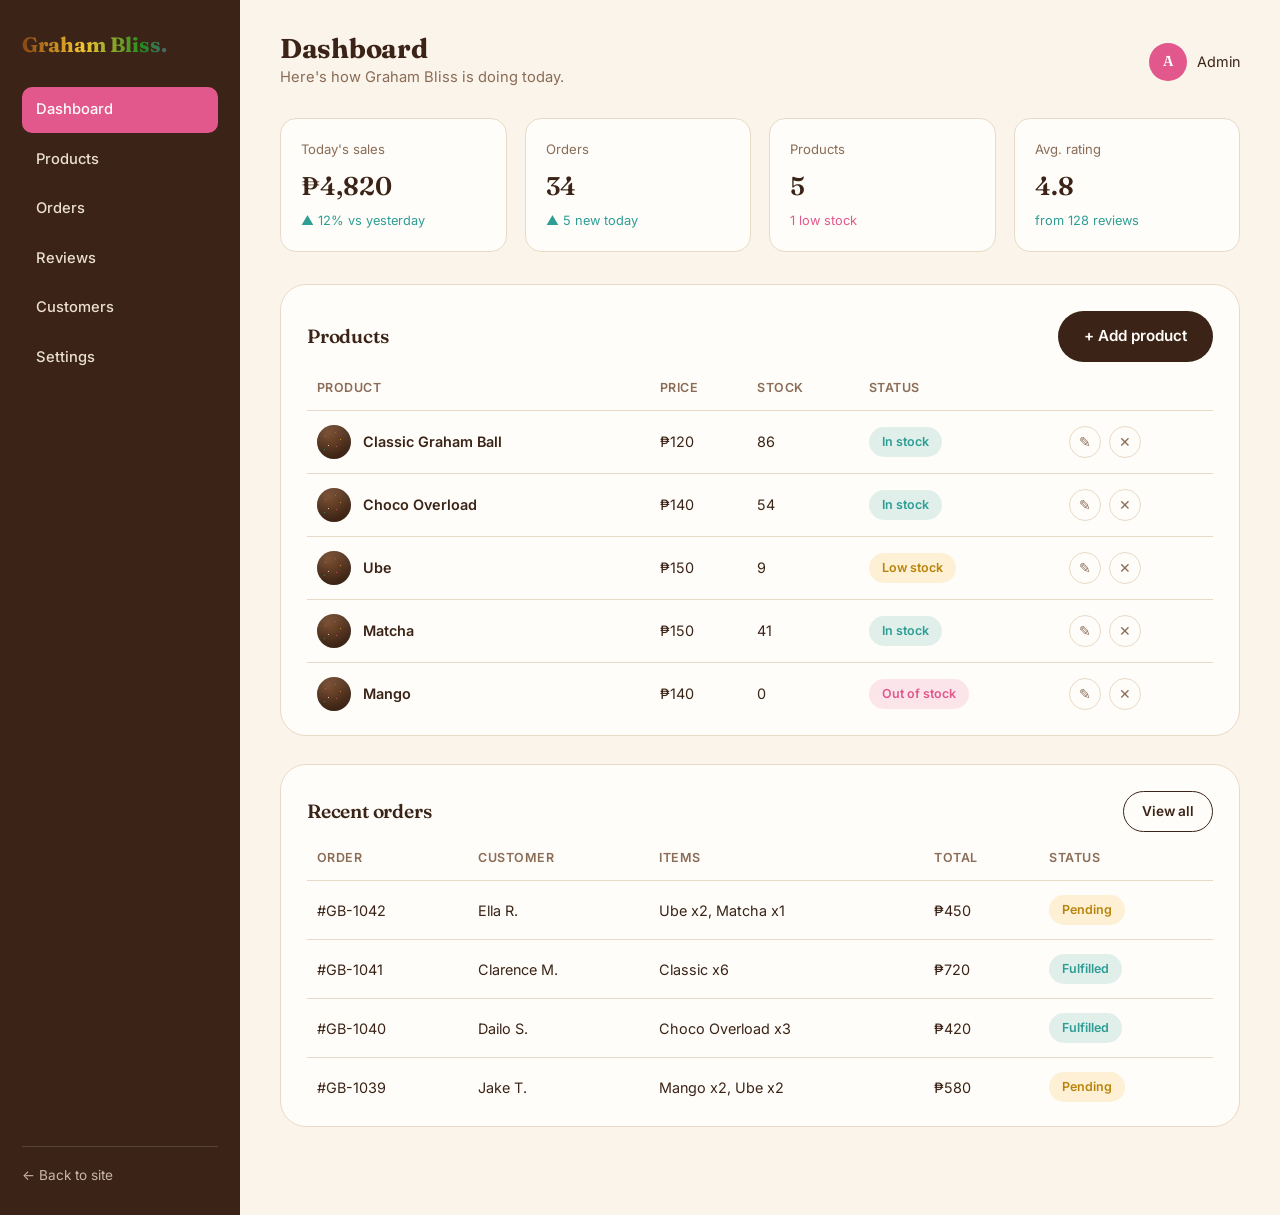
<file: admin.html>
<!DOCTYPE html>
<html lang="en">
<head>
<meta charset="UTF-8">
<meta name="viewport" content="width=device-width, initial-scale=1.0">
<title>Admin Dashboard — Graham Bliss</title>
<link rel="preconnect" href="https://fonts.googleapis.com">
<link href="https://fonts.googleapis.com/css2?family=Fraunces:opsz,wght@9..144,400;9..144,600;9..144,700&family=Inter:wght@400;500;600;700&display=swap" rel="stylesheet">
<link rel="stylesheet" href="style.css">
</head>
<body class="admin-body">

<div class="admin-shell">

  <aside class="admin-side">
    <a href="index.html" class="logo">Graham Bliss<span class="dot">.</span></a>
    <nav class="admin-nav">
      <a href="admin.html" class="active">Dashboard</a>
      <a href="admin-products.html">Products</a>
      <a href="admin-orders.html">Orders</a>
      <a href="admin-reviews.html">Reviews</a>
      <a href="admin-customers.html">Customers</a>
      <a href="admin-settings.html">Settings</a>
    </nav>
    <a href="index.html" class="back-site">← Back to site</a>
  </aside>

  <main class="admin-main">

    <div class="admin-head">
      <div>
        <h1>Dashboard</h1>
        <p>Here's how Graham Bliss is doing today.</p>
      </div>
      <div class="admin-user">
        <div class="admin-avatar">A</div>
        <span>Admin</span>
      </div>
    </div>

    <div class="stat-grid">
      <div class="stat-card">
        <span class="label">Today's sales</span>
        <span class="value">₱4,820</span>
        <span class="delta up">▲ 12% vs yesterday</span>
      </div>
      <div class="stat-card">
        <span class="label">Orders</span>
        <span class="value">34</span>
        <span class="delta up">▲ 5 new today</span>
      </div>
      <div class="stat-card">
        <span class="label">Products</span>
        <span class="value">5</span>
        <span class="delta down">1 low stock</span>
      </div>
      <div class="stat-card">
        <span class="label">Avg. rating</span>
        <span class="value">4.8</span>
        <span class="delta up">from 128 reviews</span>
      </div>
    </div>

    <section class="admin-panel">
      <div class="admin-panel-head">
        <h2>Products</h2>
        <a href="admin-products.html#addProduct" class="btn-primary">+ Add product</a>
      </div>
      <table class="admin-table">
        <thead>
          <tr>
            <th>Product</th>
            <th>Price</th>
            <th>Stock</th>
            <th>Status</th>
            <th></th>
          </tr>
        </thead>
        <tbody>
          <tr>
            <td><span class="prod-name"><span class="ball"></span>Classic Graham Ball</span></td>
            <td>₱120</td>
            <td>86</td>
            <td><span class="status-pill in-stock">In stock</span></td>
            <td><div class="row-actions"><button title="Edit">✎</button><button title="Delete">✕</button></div></td>
          </tr>
          <tr>
            <td><span class="prod-name"><span class="ball"></span>Choco Overload</span></td>
            <td>₱140</td>
            <td>54</td>
            <td><span class="status-pill in-stock">In stock</span></td>
            <td><div class="row-actions"><button title="Edit">✎</button><button title="Delete">✕</button></div></td>
          </tr>
          <tr>
            <td><span class="prod-name"><span class="ball"></span>Ube</span></td>
            <td>₱150</td>
            <td>9</td>
            <td><span class="status-pill low">Low stock</span></td>
            <td><div class="row-actions"><button title="Edit">✎</button><button title="Delete">✕</button></div></td>
          </tr>
          <tr>
            <td><span class="prod-name"><span class="ball"></span>Matcha</span></td>
            <td>₱150</td>
            <td>41</td>
            <td><span class="status-pill in-stock">In stock</span></td>
            <td><div class="row-actions"><button title="Edit">✎</button><button title="Delete">✕</button></div></td>
          </tr>
          <tr>
            <td><span class="prod-name"><span class="ball"></span>Mango</span></td>
            <td>₱140</td>
            <td>0</td>
            <td><span class="status-pill out">Out of stock</span></td>
            <td><div class="row-actions"><button title="Edit">✎</button><button title="Delete">✕</button></div></td>
          </tr>
        </tbody>
      </table>
    </section>

    <section class="admin-panel">
      <div class="admin-panel-head">
        <h2>Recent orders</h2>
        <a href="admin-orders.html" class="btn-secondary" style="padding:9px 18px;font-size:.85rem;">View all</a>
      </div>
      <table class="admin-table">
        <thead>
          <tr>
            <th>Order</th>
            <th>Customer</th>
            <th>Items</th>
            <th>Total</th>
            <th>Status</th>
          </tr>
        </thead>
        <tbody>
          <tr>
            <td>#GB-1042</td>
            <td>Ella R.</td>
            <td>Ube x2, Matcha x1</td>
            <td>₱450</td>
            <td><span class="status-pill pending">Pending</span></td>
          </tr>
          <tr>
            <td>#GB-1041</td>
            <td>Clarence M.</td>
            <td>Classic x6</td>
            <td>₱720</td>
            <td><span class="status-pill fulfilled">Fulfilled</span></td>
          </tr>
          <tr>
            <td>#GB-1040</td>
            <td>Dailo S.</td>
            <td>Choco Overload x3</td>
            <td>₱420</td>
            <td><span class="status-pill fulfilled">Fulfilled</span></td>
          </tr>
          <tr>
            <td>#GB-1039</td>
            <td>Jake T.</td>
            <td>Mango x2, Ube x2</td>
            <td>₱580</td>
            <td><span class="status-pill pending">Pending</span></td>
          </tr>
        </tbody>
      </table>
    </section>

  </main>

</div>

</body>
</html>
</file>
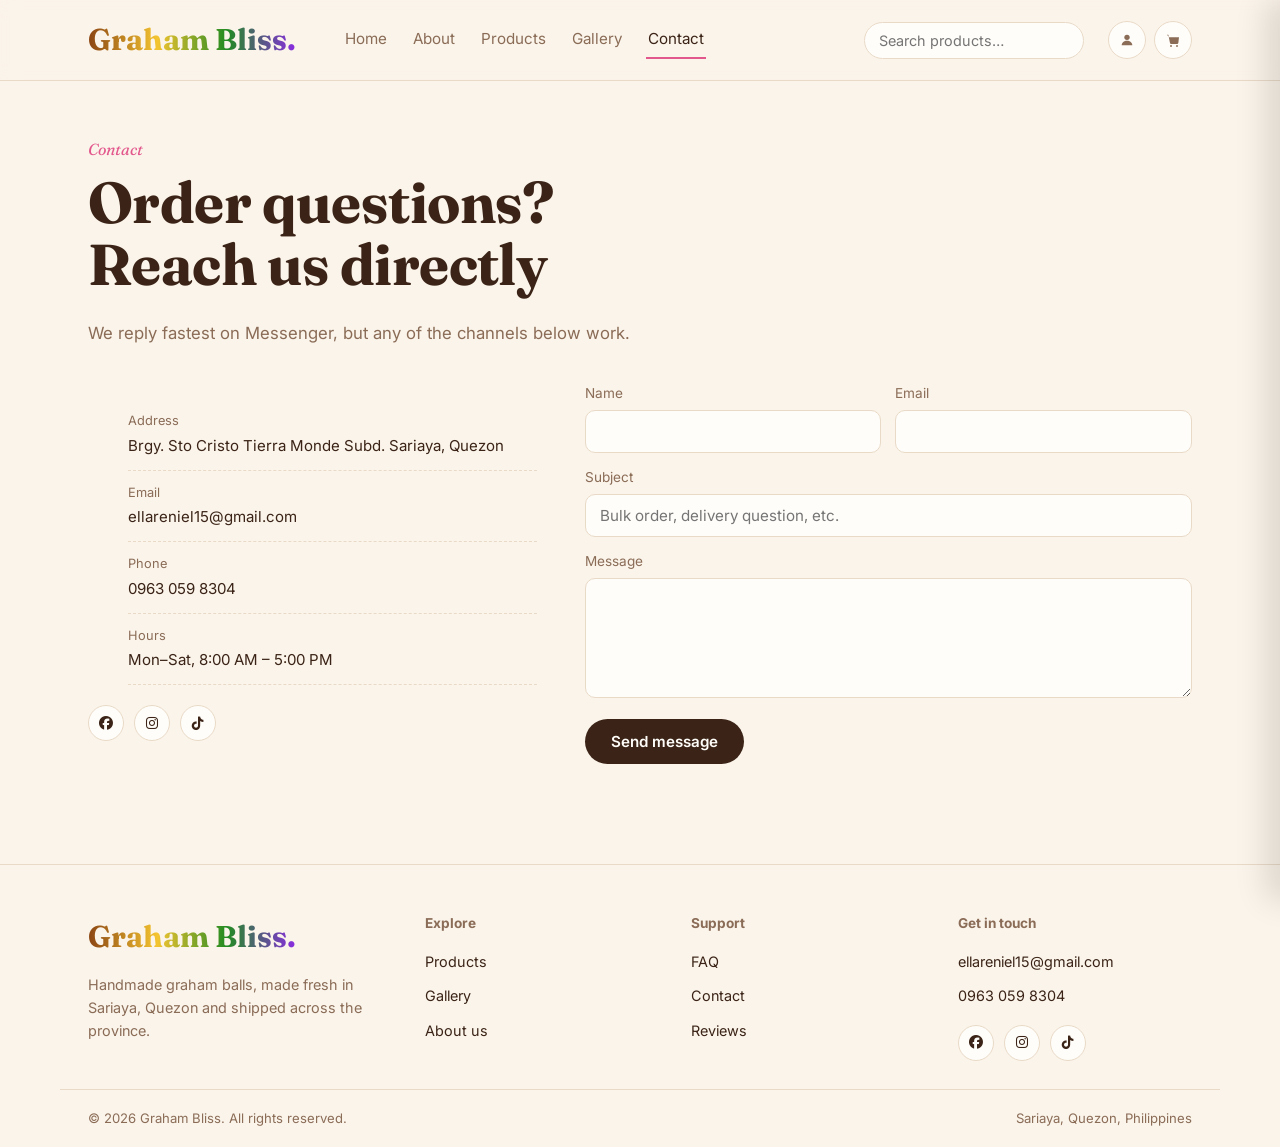
<file: contact.html>
<!DOCTYPE html>
<html lang="en">
<head>
<meta charset="UTF-8">
<meta name="viewport" content="width=device-width, initial-scale=1.0">
<title>Contact — Graham Bliss</title>
<link rel="preconnect" href="https://fonts.googleapis.com">
<link href="https://fonts.googleapis.com/css2?family=Fraunces:opsz,wght@9..144,400;9..144,600;9..144,700&family=Inter:wght@400;500;600;700&display=swap" rel="stylesheet">
<link rel="stylesheet" href="https://cdnjs.cloudflare.com/ajax/libs/font-awesome/6.5.2/css/all.min.css">
<link rel="stylesheet" href="style.css">
</head>
<body>

<header>
  <div class="nav-wrap">
    <a href="index.html" class="logo">Graham Bliss<span class="dot">.</span></a>
    <input type="checkbox" id="navCheck" class="nav-check">
    <label for="navCheck" class="nav-toggle" aria-label="Menu"><span></span></label>
    <nav class="primary-links">
      <a href="index.html">Home</a>
      <a href="about.html">About</a>
      <a href="products.html">Products</a>
      <a href="gallery.html">Gallery</a>
      <a href="contact.html" class="active">Contact</a>
    </nav>
    <div class="search-wrap">
      <input type="text" placeholder="Search products…">
    </div>
    <div class="nav-icons">
      <a href="login.html" class="icon-btn" title="Account"></a>
      <a href="#cart" class="icon-btn" title="Cart"></a>
    </div>
  </div>
</header>

<main>
  <section class="page-hero">
    <div class="tag">Contact</div>
    <h1>Order questions? <br>Reach us directly</h1>
    <p>We reply fastest on Messenger, but any of the channels below work.</p>
  </section>

  <section class="contact-wrap">
    <div>
      <ul class="contact-info">
        <li><span>Address</span>Brgy. Sto Cristo Tierra Monde Subd. Sariaya, Quezon</li>
        <li><span>Email</span>ellareniel15@gmail.com</li>
        <li><span>Phone</span>0963 059 8304</li>
        <li><span>Hours</span>Mon–Sat, 8:00 AM – 5:00 PM</li>
      </ul>
      <div class="social-row" style="margin-top:20px;">
        <a href="https://www.facebook.com/mel.jhune.958523" title="Facebook">
         <i class="fa-brands fa-facebook"></i>
        </a>
        <a href="https://www.instagram.com/itss_ur.mel/?fbclid=IwY2xjawUTJd1wZG9mBWV4dG4DYWVtAjEwAGJyaWQRMWFvU0FQSmJZdVVRaFVMbnFzcnRjBmFwcF9pZBAyMjIwMzkxNzg4MjAwODkyAAEeChBDoPgRGtuAGGqDBz4dwUmdd6wGIWdtoloXTAFgVrVXzXKg3ylywNsreZY_aem_Ks4oOcFlzgpz_4FfU0w7iA" title="Instagram">
          <i class="fa-brands fa-instagram"></i>
        </a>
        <a href="https://www.tiktok.com/@mel.dailo" title="TikTok">
          <i class="fa-brands fa-tiktok"></i>
        </a>
      </div>
    </div>

    <form>
      <div class="form-row">
        <div>
          <label for="cName">Name</label>
          <input type="text" id="cName" required>
        </div>
        <div>
          <label for="cEmail">Email</label>
          <input type="email" id="cEmail" required>
        </div>
      </div>
      <div>
        <label for="cSubject">Subject</label>
        <input type="text" id="cSubject" placeholder="Bulk order, delivery question, etc.">
      </div>
      <div>
        <label for="cMessage">Message</label>
        <textarea id="cMessage" required></textarea>
      </div>
      <button class="btn-primary" type="submit" style="justify-self:start;">Send message</button>
    </form>
  </section>
</main>

<footer>
  <div class="footer-wrap">
    <div>
      <a href="index.html" class="logo">Graham Bliss<span class="dot">.</span></a>
      <p style="margin-top:12px;font-size:.9rem;">Handmade graham balls, made fresh in Sariaya, Quezon and shipped across the province.</p>
    </div>
    <div>
      <h4>Explore</h4>
      <ul>
        <li><a href="products.html">Products</a></li>
        <li><a href="gallery.html">Gallery</a></li>
        <li><a href="about.html">About us</a></li>
      </ul>
    </div>
    <div>
      <h4>Support</h4>
      <ul>
        <li><a href="faq.html">FAQ</a></li>
        <li><a href="contact.html">Contact</a></li>
        <li><a href="reviews.html">Reviews</a></li>
      </ul>
    </div>
    <div>
      <h4>Get in touch</h4>
      <ul>
        <li><a href="mailto:ellareniel15@gmail.com">ellareniel15@gmail.com</a></li>
        <li><a href="tel:+639630598304">0963 059 8304</a></li>
      </ul>
      <div class="social-row">
        <a href="https://www.facebook.com/mel.jhune.958523" title="Facebook">
         <i class="fa-brands fa-facebook"></i>
        </a>
        <a href="https://www.instagram.com/itss_ur.mel/?fbclid=IwY2xjawUTJd1wZG9mBWV4dG4DYWVtAjEwAGJyaWQRMWFvU0FQSmJZdVVRaFVMbnFzcnRjBmFwcF9pZBAyMjIwMzkxNzg4MjAwODkyAAEeChBDoPgRGtuAGGqDBz4dwUmdd6wGIWdtoloXTAFgVrVXzXKg3ylywNsreZY_aem_Ks4oOcFlzgpz_4FfU0w7iA" title="Instagram">
          <i class="fa-brands fa-instagram"></i>
        </a>
        <a href="https://www.tiktok.com/@mel.dailo" title="TikTok">
          <i class="fa-brands fa-tiktok"></i>
        </a>
      </div>
    </div>
  </div>
  <div class="footer-bottom">
    <span>© 2026 Graham Bliss. All rights reserved.</span>
    <span>Sariaya, Quezon, Philippines</span>
  </div>
</footer>

<div class="drawer" id="cart">
  <div class="drawer-head">
    <h3>Your Cart</h3>
    <a href="#" class="close-btn" aria-label="Close cart">✕</a>
  </div>
  <div class="drawer-items">
    <p class="drawer-empty">Your cart is empty. Add a box from the Products page to see it here.</p>
  </div>
  <div class="drawer-foot">
    <div class="total-row"><span>Total</span><span>₱0</span></div>
    <a class="btn-primary" style="width:100%;text-align:center;display:block;" href="products.html">Browse products</a>
  </div>
</div>
<a href="#" class="overlay" aria-hidden="true"></a>

</body>
</html>
</file>
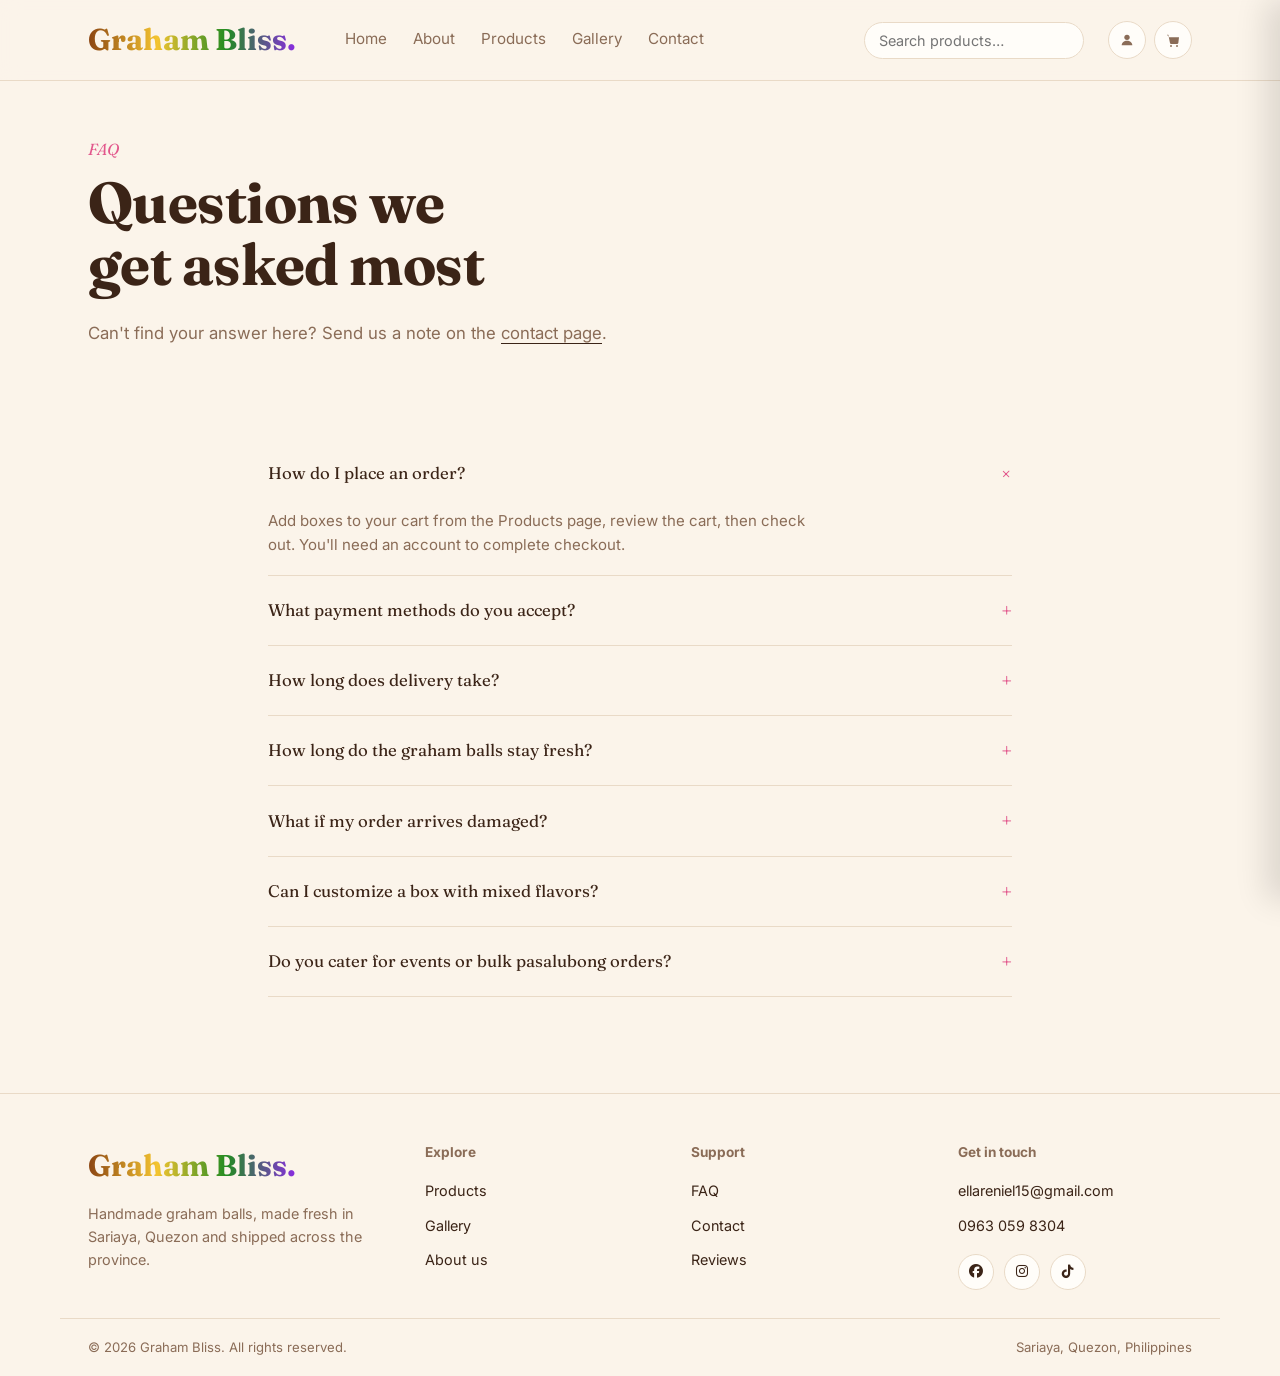
<file: faq.html>
<!DOCTYPE html>
<html lang="en">
<head>
<meta charset="UTF-8">
<meta name="viewport" content="width=device-width, initial-scale=1.0">
<title>FAQ — Graham Bliss</title>
<link rel="preconnect" href="https://fonts.googleapis.com">
<link href="https://fonts.googleapis.com/css2?family=Fraunces:opsz,wght@9..144,400;9..144,600;9..144,700&family=Inter:wght@400;500;600;700&display=swap" rel="stylesheet">
<link rel="stylesheet" href="https://cdnjs.cloudflare.com/ajax/libs/font-awesome/6.5.2/css/all.min.css">
<link rel="stylesheet" href="style.css">
</head>
<body>

<header>
  <div class="nav-wrap">
    <a href="index.html" class="logo">Graham Bliss<span class="dot">.</span></a>
    <input type="checkbox" id="navCheck" class="nav-check">
    <label for="navCheck" class="nav-toggle" aria-label="Menu"><span></span></label>
    <nav class="primary-links">
      <a href="index.html">Home</a>
      <a href="about.html">About</a>
      <a href="products.html">Products</a>
      <a href="gallery.html">Gallery</a>
      <a href="contact.html">Contact</a>
    </nav>
    <div class="search-wrap">
      <input type="text" placeholder="Search products…">
    </div>
    <div class="nav-icons">
      <a href="login.html" class="icon-btn" title="Account"></a>
      <a href="#cart" class="icon-btn" title="Cart"></a>
    </div>
  </div>
</header>

<main>
  <section class="page-hero">
    <div class="tag">FAQ</div>
    <h1>Questions we <br>get asked most</h1>
    <p>Can't find your answer here? Send us a note on the <a href="contact.html" style="border-bottom:1px solid var(--ink);">contact page</a>.</p>
  </section>

  <section>
    <div class="faq-list">
      <details class="faq-item" open>
        <summary>How do I place an order?</summary>
        <div class="faq-a"><p>Add boxes to your cart from the Products page, review the cart, then check out. You'll need an account to complete checkout.</p></div>
      </details>
      <details class="faq-item">
        <summary>What payment methods do you accept?</summary>
        <div class="faq-a"><p>GCash, bank transfer, and cash on delivery for orders within Sariaya and nearby towns.</p></div>
      </details>
      <details class="faq-item">
        <summary>How long does delivery take?</summary>
        <div class="faq-a"><p>Same-day delivery within Sariaya, and 1–2 days for the rest of Quezon province. We pack with ice to keep the filling firm.</p></div>
      </details>
      <details class="faq-item">
        <summary>How long do the graham balls stay fresh?</summary>
        <div class="faq-a"><p>Up to 3 days at room temperature, or 7 days chilled. We recommend chilling them as soon as they arrive.</p></div>
      </details>
      <details class="faq-item">
        <summary>What if my order arrives damaged?</summary>
        <div class="faq-a"><p>Message us within 24 hours of delivery with a photo of the box and we'll replace it or refund the affected items.</p></div>
      </details>
      <details class="faq-item">
        <summary>Can I customize a box with mixed flavors?</summary>
        <div class="faq-a"><p>Yes — mention the mix you'd like in your order notes at checkout, or message us directly for bulk or party orders.</p></div>
      </details>
      <details class="faq-item">
        <summary>Do you cater for events or bulk pasalubong orders?</summary>
        <div class="faq-a"><p>Yes, we take bulk orders with a few days' notice. Reach out through the contact page with your date and quantity.</p></div>
      </details>
    </div>
  </section>
</main>

<footer>
  <div class="footer-wrap">
    <div>
      <a href="index.html" class="logo">Graham Bliss<span class="dot">.</span></a>
      <p style="margin-top:12px;font-size:.9rem;">Handmade graham balls, made fresh in Sariaya, Quezon and shipped across the province.</p>
    </div>
    <div>
      <h4>Explore</h4>
      <ul>
        <li><a href="products.html">Products</a></li>
        <li><a href="gallery.html">Gallery</a></li>
        <li><a href="about.html">About us</a></li>
      </ul>
    </div>
    <div>
      <h4>Support</h4>
      <ul>
        <li><a href="faq.html">FAQ</a></li>
        <li><a href="contact.html">Contact</a></li>
        <li><a href="reviews.html">Reviews</a></li>
      </ul>
    </div>
    <div>
      <h4>Get in touch</h4>
      <ul>
        <li><a href="mailto:ellareniel15@gmail.com">ellareniel15@gmail.com</a></li>
        <li><a href="tel:+639630598304">0963 059 8304</a></li>
      </ul>
      <div class="social-row">
        <a href="https://www.facebook.com/mel.jhune.958523" title="Facebook">
         <i class="fa-brands fa-facebook"></i>
        </a>
        <a href="https://www.instagram.com/itss_ur.mel/?fbclid=IwY2xjawUTJd1wZG9mBWV4dG4DYWVtAjEwAGJyaWQRMWFvU0FQSmJZdVVRaFVMbnFzcnRjBmFwcF9pZBAyMjIwMzkxNzg4MjAwODkyAAEeChBDoPgRGtuAGGqDBz4dwUmdd6wGIWdtoloXTAFgVrVXzXKg3ylywNsreZY_aem_Ks4oOcFlzgpz_4FfU0w7iA" title="Instagram">
          <i class="fa-brands fa-instagram"></i>
        </a>
        <a href="https://www.tiktok.com/@mel.dailo" title="TikTok">
          <i class="fa-brands fa-tiktok"></i>
        </a>
      </div>
    </div>
  </div>
  <div class="footer-bottom">
    <span>© 2026 Graham Bliss. All rights reserved.</span>
    <span>Sariaya, Quezon, Philippines</span>
  </div>
</footer>

<div class="drawer" id="cart">
  <div class="drawer-head">
    <h3>Your Cart</h3>
    <a href="#" class="close-btn" aria-label="Close cart">✕</a>
  </div>
  <div class="drawer-items">
    <p class="drawer-empty">Your cart is empty. Add a box from the Products page to see it here.</p>
  </div>
  <div class="drawer-foot">
    <div class="total-row"><span>Total</span><span>₱0</span></div>
    <a class="btn-primary" style="width:100%;text-align:center;display:block;" href="products.html">Browse products</a>
  </div>
</div>
<a href="#" class="overlay" aria-hidden="true"></a>

</body>
</html>
</file>
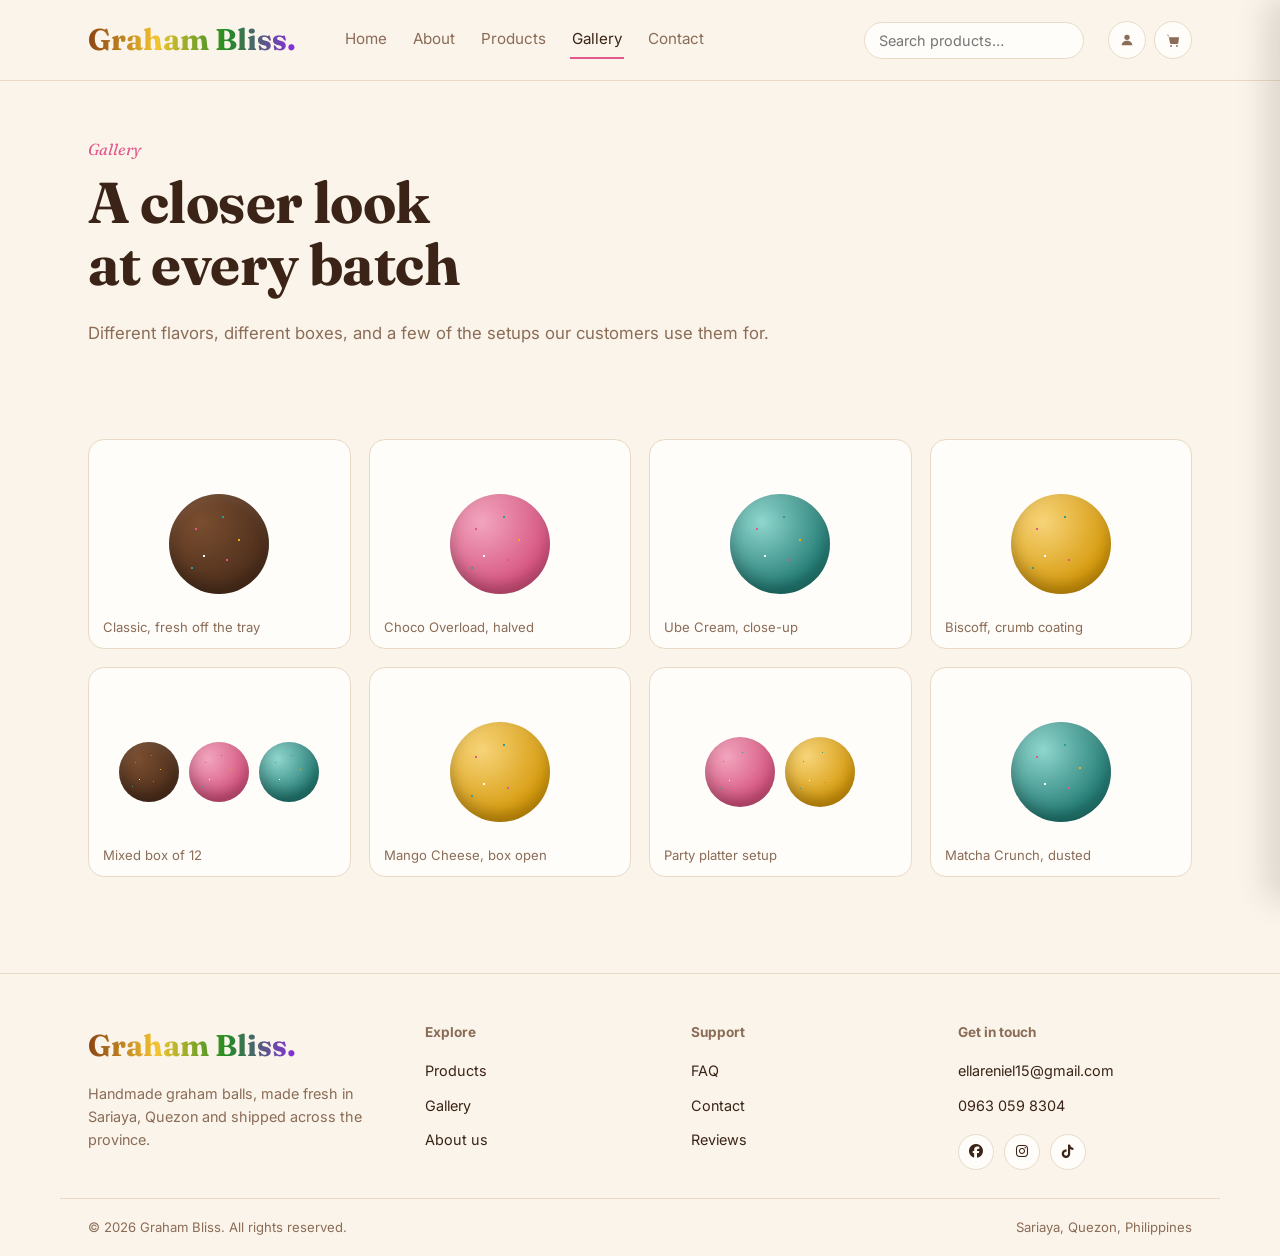
<file: gallery.html>
<!DOCTYPE html>
<html lang="en">
<head>
<meta charset="UTF-8">
<meta name="viewport" content="width=device-width, initial-scale=1.0">
<title>Gallery — Graham Bliss</title>
<link rel="preconnect" href="https://fonts.googleapis.com">
<link href="https://fonts.googleapis.com/css2?family=Fraunces:opsz,wght@9..144,400;9..144,600;9..144,700&family=Inter:wght@400;500;600;700&display=swap" rel="stylesheet">
<link rel="stylesheet" href="https://cdnjs.cloudflare.com/ajax/libs/font-awesome/6.5.2/css/all.min.css">
<link rel="stylesheet" href="style.css">
</head>
<body>

<header>
  <div class="nav-wrap">
    <a href="index.html" class="logo">Graham Bliss<span class="dot">.</span></a>
    <input type="checkbox" id="navCheck" class="nav-check">
    <label for="navCheck" class="nav-toggle" aria-label="Menu"><span></span></label>
    <nav class="primary-links">
      <a href="index.html">Home</a>
      <a href="about.html">About</a>
      <a href="products.html">Products</a>
      <a href="gallery.html" class="active">Gallery</a>
      <a href="contact.html">Contact</a>
    </nav>
    <div class="search-wrap">
      <input type="text" placeholder="Search products…">
    </div>
    <div class="nav-icons">
      <a href="login.html" class="icon-btn" title="Account"></a>
      <a href="#cart" class="icon-btn" title="Cart"></a>
    </div>
  </div>
</header>

<main>
  <section class="page-hero">
    <div class="tag">Gallery</div>
    <h1>A closer look <br>at every batch</h1>
    <p>Different flavors, different boxes, and a few of the setups our customers use them for.</p>
  </section>

  <section>
    <div class="gallery-grid">
      <div class="gallery-item"><div class="ball" style="width:100px;height:100px;"></div><span class="cap">Classic, fresh off the tray</span></div>
      <div class="gallery-item"><div class="ball pink" style="width:100px;height:100px;"></div><span class="cap">Choco Overload, halved</span></div>
      <div class="gallery-item"><div class="ball teal" style="width:100px;height:100px;"></div><span class="cap">Ube Cream, close-up</span></div>
      <div class="gallery-item"><div class="ball yellow" style="width:100px;height:100px;"></div><span class="cap">Biscoff, crumb coating</span></div>
      <div class="gallery-item">
        <div style="display:flex;gap:10px;"><div class="ball" style="width:60px;height:60px;"></div><div class="ball pink" style="width:60px;height:60px;"></div><div class="ball teal" style="width:60px;height:60px;"></div></div>
        <span class="cap">Mixed box of 12</span>
      </div>
      <div class="gallery-item"><div class="ball yellow" style="width:100px;height:100px;"></div><span class="cap">Mango Cheese, box open</span></div>
      <div class="gallery-item">
        <div style="display:flex;gap:10px;"><div class="ball pink" style="width:70px;height:70px;"></div><div class="ball yellow" style="width:70px;height:70px;"></div></div>
        <span class="cap">Party platter setup</span>
      </div>
      <div class="gallery-item"><div class="ball teal" style="width:100px;height:100px;"></div><span class="cap">Matcha Crunch, dusted</span></div>
    </div>
  </section>
</main>

<footer>
  <div class="footer-wrap">
    <div>
      <a href="index.html" class="logo">Graham Bliss<span class="dot">.</span></a>
      <p style="margin-top:12px;font-size:.9rem;">Handmade graham balls, made fresh in Sariaya, Quezon and shipped across the province.</p>
    </div>
    <div>
      <h4>Explore</h4>
      <ul>
        <li><a href="products.html">Products</a></li>
        <li><a href="gallery.html">Gallery</a></li>
        <li><a href="about.html">About us</a></li>
      </ul>
    </div>
    <div>
      <h4>Support</h4>
      <ul>
        <li><a href="faq.html">FAQ</a></li>
        <li><a href="contact.html">Contact</a></li>
        <li><a href="reviews.html">Reviews</a></li>
      </ul>
    </div>
    <div>
      <h4>Get in touch</h4>
      <ul>
        <li><a href="mailto:ellareniel15@gmail.com">ellareniel15@gmail.com</a></li>
        <li><a href="tel:+639630598304">0963 059 8304</a></li>
      </ul>
      <div class="social-row">
        <a href="https://www.facebook.com/mel.jhune.958523" title="Facebook">
         <i class="fa-brands fa-facebook"></i>
        </a>
        <a href="https://www.instagram.com/itss_ur.mel/?fbclid=IwY2xjawUTJd1wZG9mBWV4dG4DYWVtAjEwAGJyaWQRMWFvU0FQSmJZdVVRaFVMbnFzcnRjBmFwcF9pZBAyMjIwMzkxNzg4MjAwODkyAAEeChBDoPgRGtuAGGqDBz4dwUmdd6wGIWdtoloXTAFgVrVXzXKg3ylywNsreZY_aem_Ks4oOcFlzgpz_4FfU0w7iA" title="Instagram">
          <i class="fa-brands fa-instagram"></i>
        </a>
        <a href="https://www.tiktok.com/@mel.dailo" title="TikTok">
          <i class="fa-brands fa-tiktok"></i>
        </a>
      </div>
    </div>
  </div>
  <div class="footer-bottom">
    <span>© 2026 Graham Bliss. All rights reserved.</span>
    <span>Sariaya, Quezon, Philippines</span>
  </div>
</footer>

<div class="drawer" id="cart">
  <div class="drawer-head">
    <h3>Your Cart</h3>
    <a href="#" class="close-btn" aria-label="Close cart">✕</a>
  </div>
  <div class="drawer-items">
    <p class="drawer-empty">Your cart is empty. Add a box from the Products page to see it here.</p>
  </div>
  <div class="drawer-foot">
    <div class="total-row"><span>Total</span><span>₱0</span></div>
    <a class="btn-primary" style="width:100%;text-align:center;display:block;" href="products.html">Browse products</a>
  </div>
</div>
<a href="#" class="overlay" aria-hidden="true"></a>

</body>
</html>
</file>
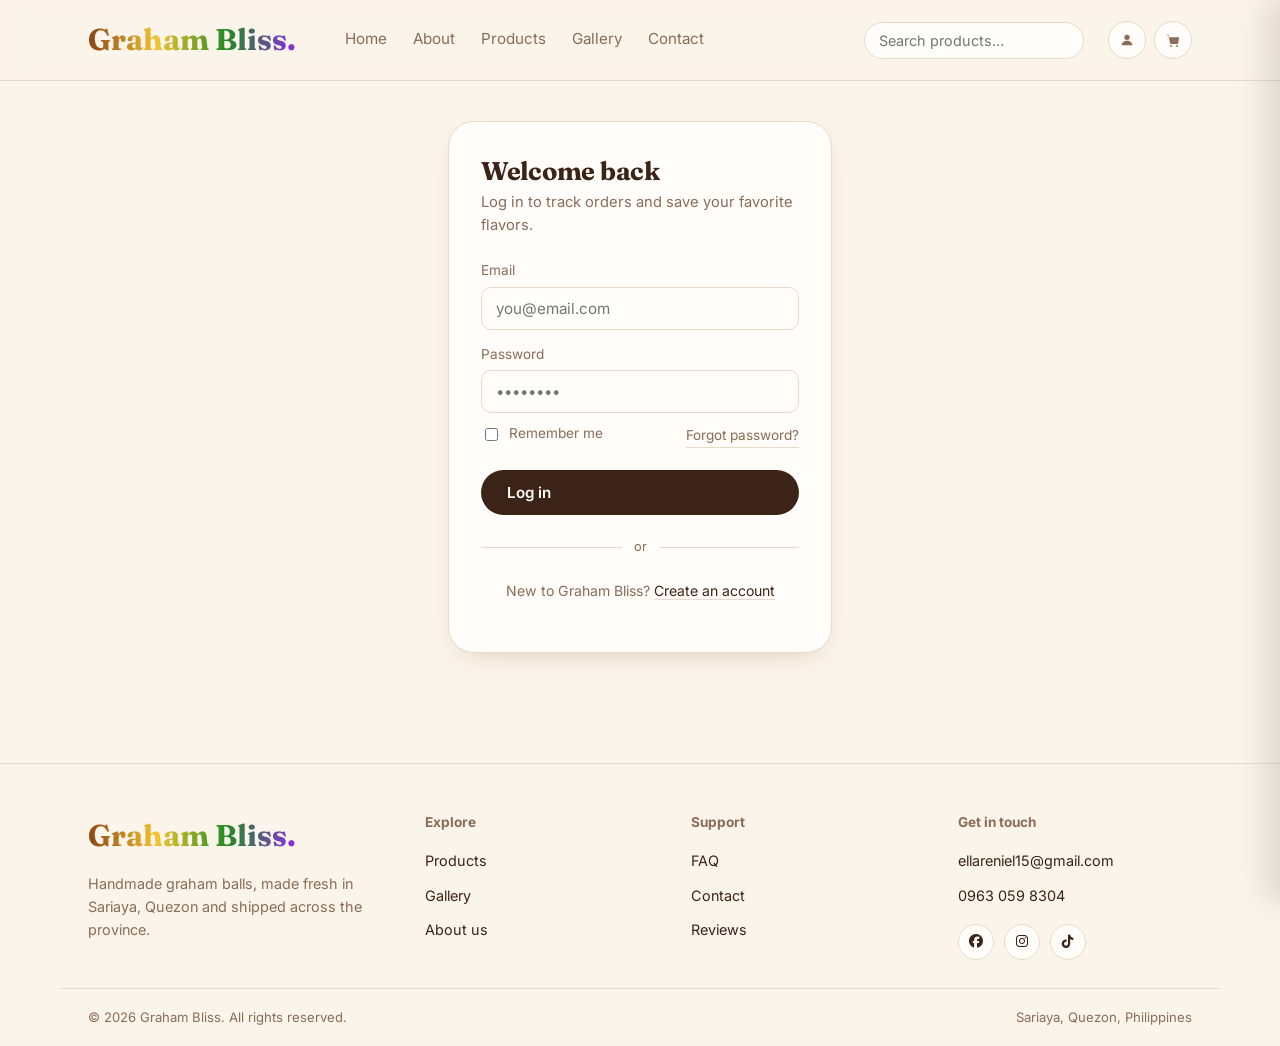
<file: login.html>
<!DOCTYPE html>
<html lang="en">
<head>
<meta charset="UTF-8">
<meta name="viewport" content="width=device-width, initial-scale=1.0">
<title>Log In — Graham Bliss</title>
<link rel="preconnect" href="https://fonts.googleapis.com">
<link href="https://fonts.googleapis.com/css2?family=Fraunces:opsz,wght@9..144,400;9..144,600;9..144,700&family=Inter:wght@400;500;600;700&display=swap" rel="stylesheet">
<link rel="stylesheet" href="https://cdnjs.cloudflare.com/ajax/libs/font-awesome/6.5.2/css/all.min.css">
<link rel="stylesheet" href="style.css">
</head>
<body>

<header>
  <div class="nav-wrap">
    <a href="index.html" class="logo">Graham Bliss<span class="dot">.</span></a>
    <input type="checkbox" id="navCheck" class="nav-check">
    <label for="navCheck" class="nav-toggle" aria-label="Menu"><span></span></label>
    <nav class="primary-links">
      <a href="index.html">Home</a>
      <a href="about.html">About</a>
      <a href="products.html">Products</a>
      <a href="gallery.html">Gallery</a>
      <a href="contact.html">Contact</a>
    </nav>
    <div class="search-wrap">
      <input type="text" placeholder="Search products…">
    </div>
    <div class="nav-icons">
      <a href="login.html" class="icon-btn" title="Account"></a>
      <a href="#cart" class="icon-btn" title="Cart"></a>
    </div>
  </div>
</header>

<main>
  <section class="auth-wrap">
    <div class="auth-card">
      <h1>Welcome back</h1>
      <p class="sub">Log in to track orders and save your favorite flavors.</p>

      <form>
        <div>
          <label for="loginEmail">Email</label>
          <input type="email" id="loginEmail" placeholder="you@email.com" required>
        </div>
        <div>
          <label for="loginPassword">Password</label>
          <input type="password" id="loginPassword" placeholder="••••••••" required>
        </div>
        <div class="auth-row-between">
          <label class="check-row"><input type="checkbox" id="rememberMe"> Remember me</label>
          <a href="#">Forgot password?</a>
        </div>
        <button class="btn-primary" type="submit">Log in</button>
      </form>

      <div class="auth-divider">or</div>

      <p class="auth-foot">New to Graham Bliss? <a href="#">Create an account</a></p>
    </div>
  </section>
</main>

<footer>
  <div class="footer-wrap">
    <div>
      <a href="home.html" class="logo">Graham Bliss<span class="dot">.</span></a>
      <p style="margin-top:12px;font-size:.9rem;">Handmade graham balls, made fresh in Sariaya, Quezon and shipped across the province.</p>
    </div>
    <div>
      <h4>Explore</h4>
      <ul>
        <li><a href="products.html">Products</a></li>
        <li><a href="gallery.html">Gallery</a></li>
        <li><a href="about.html">About us</a></li>
      </ul>
    </div>
    <div>
      <h4>Support</h4>
      <ul>
        <li><a href="faq.html">FAQ</a></li>
        <li><a href="contact.html">Contact</a></li>
        <li><a href="reviews.html">Reviews</a></li>
      </ul>
    </div>
    <div>
      <h4>Get in touch</h4>
      <ul>
        <li><a href="mailto:ellareniel15@gmail.com">ellareniel15@gmail.com</a></li>
        <li><a href="tel:+639630598304">0963 059 8304</a></li>
      </ul>
      <div class="social-row">
        <a href="https://www.facebook.com/mel.jhune.958523" title="Facebook">
         <i class="fa-brands fa-facebook"></i>
        </a>
        <a href="https://www.instagram.com/itss_ur.mel/?fbclid=IwY2xjawUTJd1wZG9mBWV4dG4DYWVtAjEwAGJyaWQRMWFvU0FQSmJZdVVRaFVMbnFzcnRjBmFwcF9pZBAyMjIwMzkxNzg4MjAwODkyAAEeChBDoPgRGtuAGGqDBz4dwUmdd6wGIWdtoloXTAFgVrVXzXKg3ylywNsreZY_aem_Ks4oOcFlzgpz_4FfU0w7iA" title="Instagram">
          <i class="fa-brands fa-instagram"></i>
        </a>
        <a href="https://www.tiktok.com/@mel.dailo" title="TikTok">
          <i class="fa-brands fa-tiktok"></i>
        </a>
      </div>
    </div>
  </div>
  <div class="footer-bottom">
    <span>© 2026 Graham Bliss. All rights reserved.</span>
    <span>Sariaya, Quezon, Philippines</span>
  </div>
</footer>

<div class="drawer" id="cart">
  <div class="drawer-head">
    <h3>Your Cart</h3>
    <a href="#" class="close-btn" aria-label="Close cart">✕</a>
  </div>
  <div class="drawer-items">
    <p class="drawer-empty">Your cart is empty. Add a box from the Products page to see it here.</p>
  </div>
  <div class="drawer-foot">
    <div class="total-row"><span>Total</span><span>₱0</span></div>
    <a class="btn-primary" style="width:100%;text-align:center;display:block;" href="products.html">Browse products</a>
  </div>
</div>
<a href="#" class="overlay" aria-hidden="true"></a>

</body>
</html>
</file>
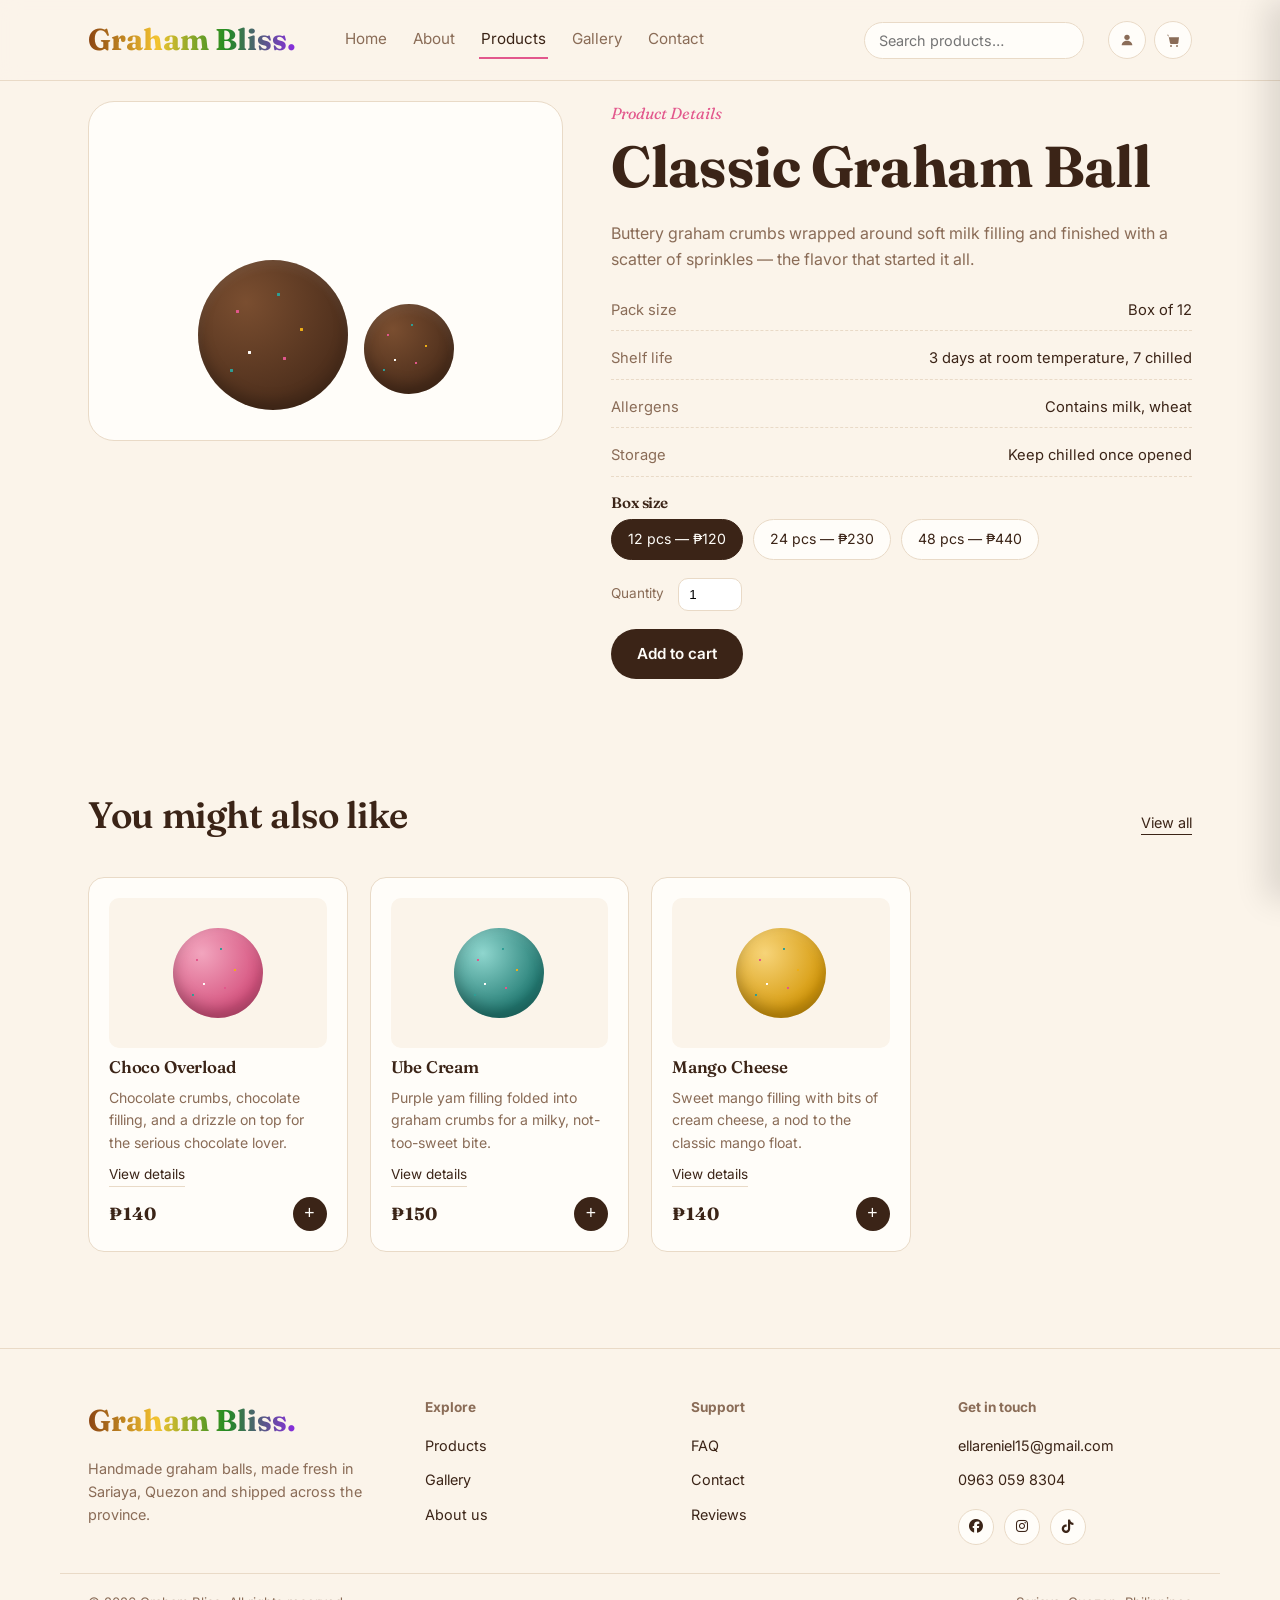
<file: product.html>
<!DOCTYPE html>
<html lang="en">
<head>
<meta charset="UTF-8">
<meta name="viewport" content="width=device-width, initial-scale=1.0">
<title>Product Details — Graham Bliss</title>
<link rel="preconnect" href="https://fonts.googleapis.com">
<link href="https://fonts.googleapis.com/css2?family=Fraunces:opsz,wght@9..144,400;9..144,600;9..144,700&family=Inter:wght@400;500;600;700&display=swap" rel="stylesheet">
<link rel="stylesheet" href="https://cdnjs.cloudflare.com/ajax/libs/font-awesome/6.5.2/css/all.min.css">
<link rel="stylesheet" href="style.css">
</head>
<body>

<header>
  <div class="nav-wrap">
    <a href="index.html" class="logo">Graham Bliss<span class="dot">.</span></a>
    <input type="checkbox" id="navCheck" class="nav-check">
    <label for="navCheck" class="nav-toggle" aria-label="Menu"><span></span></label>
    <nav class="primary-links">
      <a href="index.html">Home</a>
      <a href="about.html">About</a>
      <a href="products.html" class="active">Products</a>
      <a href="gallery.html">Gallery</a>
      <a href="contact.html">Contact</a>
    </nav>
    <div class="search-wrap">
      <input type="text" placeholder="Search products…">
    </div>
    <div class="nav-icons">
      <a href="login.html" class="icon-btn" title="Account"></a>
      <a href="#cart" class="icon-btn" title="Cart"></a>
    </div>
  </div>
</header>

<main>
  <section class="detail">
    <div class="detail-visual">
      <div class="ball" style="width:150px;height:150px;"></div>
      <div class="ball" style="width:90px;height:90px;margin-bottom:16px;"></div>
    </div>
    <div>
      <div class="tag">Product Details</div>
      <h1>Classic Graham Ball</h1>
      <p>Buttery graham crumbs wrapped around soft milk filling and finished with a scatter of sprinkles — the flavor that started it all.</p>
      <ul class="spec-list">
        <li><span>Pack size</span><span>Box of 12</span></li>
        <li><span>Shelf life</span><span>3 days at room temperature, 7 chilled</span></li>
        <li><span>Allergens</span><span>Contains milk, wheat</span></li>
        <li><span>Storage</span><span>Keep chilled once opened</span></li>
      </ul>
      <div class="option-group">
        <h3>Box size</h3>
        <div class="option-pills">
          <input type="radio" name="size" id="size12" checked>
          <label for="size12" class="option-pill">12 pcs — ₱120</label>
          <input type="radio" name="size" id="size24">
          <label for="size24" class="option-pill">24 pcs — ₱230</label>
          <input type="radio" name="size" id="size48">
          <label for="size48" class="option-pill">48 pcs — ₱440</label>
        </div>
      </div>
      <div class="qty-row">
        <label for="qty" style="font-size:.85rem;color:var(--ink-soft);">Quantity</label>
        <input type="number" id="qty" value="1" min="1" style="width:64px;padding:8px 10px;border-radius:10px;border:1px solid var(--line);">
      </div>
      <a class="btn-primary" href="#cart">Add to cart</a>
    </div>
  </section>

  <section id="related">
    <div class="section-head">
      <h2>You might also like</h2>
      <a href="products.html">View all</a>
    </div>
    <div class="grid">
      <div class="card">
        <div class="card-visual"><div class="ball pink" style="width:90px;height:90px;"></div></div>
        <h3>Choco Overload</h3>
        <p class="desc">Chocolate crumbs, chocolate filling, and a drizzle on top for the serious chocolate lover.</p>
        <a class="card-link" href="product.html">View details</a>
        <div class="card-foot">
          <span class="price">₱140</span>
          <button class="add-btn" type="button" title="Add to cart" aria-label="Add to cart">+</button>
        </div>
      </div>
      <div class="card">
        <div class="card-visual"><div class="ball teal" style="width:90px;height:90px;"></div></div>
        <h3>Ube Cream</h3>
        <p class="desc">Purple yam filling folded into graham crumbs for a milky, not-too-sweet bite.</p>
        <a class="card-link" href="product.html">View details</a>
        <div class="card-foot">
          <span class="price">₱150</span>
          <button class="add-btn" type="button" title="Add to cart" aria-label="Add to cart">+</button>
        </div>
      </div>
      <div class="card">
        <div class="card-visual"><div class="ball yellow" style="width:90px;height:90px;"></div></div>
        <h3>Mango Cheese</h3>
        <p class="desc">Sweet mango filling with bits of cream cheese, a nod to the classic mango float.</p>
        <a class="card-link" href="product.html">View details</a>
        <div class="card-foot">
          <span class="price">₱140</span>
          <button class="add-btn" type="button" title="Add to cart" aria-label="Add to cart">+</button>
        </div>
      </div>
    </div>
  </section>
</main>

<footer>
  <div class="footer-wrap">
    <div>
      <a href="index.html" class="logo">Graham Bliss<span class="dot">.</span></a>
      <p style="margin-top:12px;font-size:.9rem;">Handmade graham balls, made fresh in Sariaya, Quezon and shipped across the province.</p>
    </div>
    <div>
      <h4>Explore</h4>
      <ul>
        <li><a href="products.html">Products</a></li>
        <li><a href="gallery.html">Gallery</a></li>
        <li><a href="about.html">About us</a></li>
      </ul>
    </div>
    <div>
      <h4>Support</h4>
      <ul>
        <li><a href="faq.html">FAQ</a></li>
        <li><a href="contact.html">Contact</a></li>
        <li><a href="reviews.html">Reviews</a></li>
      </ul>
    </div>
    <div>
      <h4>Get in touch</h4>
      <ul>
        <li><a href="mailto:ellareniel15@gmail.com">ellareniel15@gmail.com</a></li>
        <li><a href="tel:+639630598304">0963 059 8304</a></li>
      </ul>
      <div class="social-row">
        <a href="https://www.facebook.com/mel.jhune.958523" title="Facebook">
         <i class="fa-brands fa-facebook"></i>
        </a>
        <a href="https://www.instagram.com/itss_ur.mel/?fbclid=IwY2xjawUTJd1wZG9mBWV4dG4DYWVtAjEwAGJyaWQRMWFvU0FQSmJZdVVRaFVMbnFzcnRjBmFwcF9pZBAyMjIwMzkxNzg4MjAwODkyAAEeChBDoPgRGtuAGGqDBz4dwUmdd6wGIWdtoloXTAFgVrVXzXKg3ylywNsreZY_aem_Ks4oOcFlzgpz_4FfU0w7iA" title="Instagram">
          <i class="fa-brands fa-instagram"></i>
        </a>
        <a href="https://www.tiktok.com/@mel.dailo" title="TikTok">
          <i class="fa-brands fa-tiktok"></i>
        </a>
      </div>
    </div>
  </div>
  <div class="footer-bottom">
    <span>© 2026 Graham Bliss. All rights reserved.</span>
    <span>Sariaya, Quezon, Philippines</span>
  </div>
</footer>

<div class="drawer" id="cart">
  <div class="drawer-head">
    <h3>Your Cart</h3>
    <a href="#" class="close-btn" aria-label="Close cart">✕</a>
  </div>
  <div class="drawer-items">
    <p class="drawer-empty">Your cart is empty. Add a box from the Products page to see it here.</p>
  </div>
  <div class="drawer-foot">
    <div class="total-row"><span>Total</span><span>₱0</span></div>
    <a class="btn-primary" style="width:100%;text-align:center;display:block;" href="products.html">Browse products</a>
  </div>
</div>
<a href="#" class="overlay" aria-hidden="true"></a>

</body>
</html>
</file>
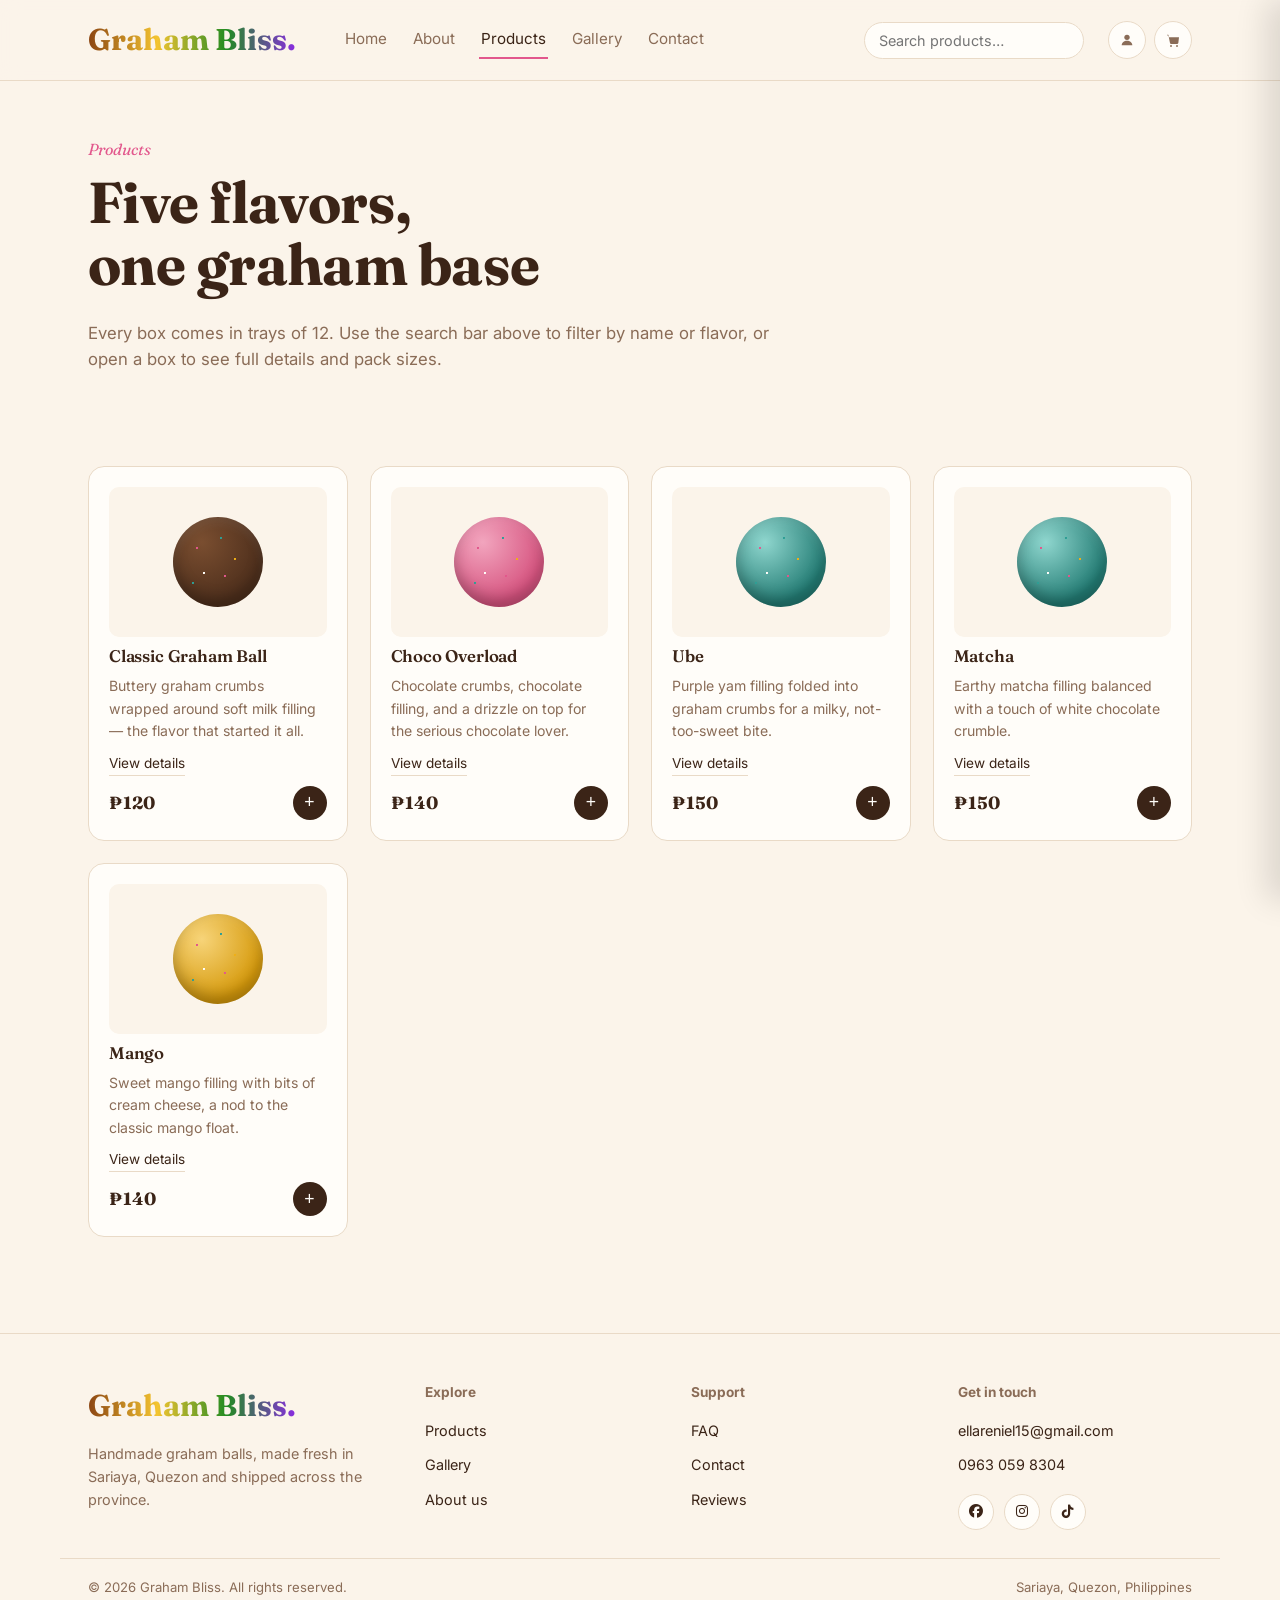
<file: products.html>
<!DOCTYPE html>
<html lang="en">
<head>
<meta charset="UTF-8">
<meta name="viewport" content="width=device-width, initial-scale=1.0">
<title>Products — Graham Bliss</title>
<link rel="preconnect" href="https://fonts.googleapis.com">
<link href="https://fonts.googleapis.com/css2?family=Fraunces:opsz,wght@9..144,400;9..144,600;9..144,700&family=Inter:wght@400;500;600;700&display=swap" rel="stylesheet">
<link rel="stylesheet" href="https://cdnjs.cloudflare.com/ajax/libs/font-awesome/6.5.2/css/all.min.css">
<link rel="stylesheet" href="style.css">
</head>
<body>

<header>
  <div class="nav-wrap">
    <a href="index.html" class="logo">Graham Bliss<span class="dot">.</span></a>
    <input type="checkbox" id="navCheck" class="nav-check">
    <label for="navCheck" class="nav-toggle" aria-label="Menu"><span></span></label>
    <nav class="primary-links">
      <a href="index.html">Home</a>
      <a href="about.html">About</a>
      <a href="products.html" class="active">Products</a>
      <a href="gallery.html">Gallery</a>
      <a href="contact.html">Contact</a>
    </nav>
    <div class="search-wrap">
      <input type="text" placeholder="Search products…">
    </div>
    <div class="nav-icons">
      <a href="login.html" class="icon-btn" title="Account"></a>
      <a href="#cart" class="icon-btn" title="Cart"></a>
    </div>
  </div>
</header>

<main>
  <section class="page-hero">
    <div class="tag">Products</div>
    <h1>Five flavors, <br>one graham base</h1>
    <p>Every box comes in trays of 12. Use the search bar above to filter by name or flavor, or open a box to see full details and pack sizes.</p>
  </section>

  <section id="products">
    <div class="grid">
      <div class="card">
        <div class="card-visual"><div class="ball" style="width:90px;height:90px;"></div></div>
        <h3>Classic Graham Ball</h3>
        <p class="desc">Buttery graham crumbs wrapped around soft milk filling — the flavor that started it all.</p>
        <a class="card-link" href="product.html">View details</a>
        <div class="card-foot">
          <span class="price">₱120</span>
          <button class="add-btn" type="button" title="Add to cart" aria-label="Add to cart">+</button>
        </div>
      </div>
      <div class="card">
        <div class="card-visual"><div class="ball pink" style="width:90px;height:90px;"></div></div>
        <h3>Choco Overload</h3>
        <p class="desc">Chocolate crumbs, chocolate filling, and a drizzle on top for the serious chocolate lover.</p>
        <a class="card-link" href="product.html">View details</a>
        <div class="card-foot">
          <span class="price">₱140</span>
          <button class="add-btn" type="button" title="Add to cart" aria-label="Add to cart">+</button>
        </div>
      </div>
      <div class="card">
        <div class="card-visual"><div class="ball teal" style="width:90px;height:90px;"></div></div>
        <h3>Ube</h3>
        <p class="desc">Purple yam filling folded into graham crumbs for a milky, not-too-sweet bite.</p>
        <a class="card-link" href="product.html">View details</a>
        <div class="card-foot">
          <span class="price">₱150</span>
          <button class="add-btn" type="button" title="Add to cart" aria-label="Add to cart">+</button>
        </div>
      </div>
      <div class="card">
        <div class="card-visual"><div class="ball teal" style="width:90px;height:90px;"></div></div>
        <h3>Matcha</h3>
        <p class="desc">Earthy matcha filling balanced with a touch of white chocolate crumble.</p>
        <a class="card-link" href="product.html">View details</a>
        <div class="card-foot">
          <span class="price">₱150</span>
          <button class="add-btn" type="button" title="Add to cart" aria-label="Add to cart">+</button>
        </div>
      </div>
      <div class="card">
        <div class="card-visual"><div class="ball yellow" style="width:90px;height:90px;"></div></div>
        <h3>Mango</h3>
        <p class="desc">Sweet mango filling with bits of cream cheese, a nod to the classic mango float.</p>
        <a class="card-link" href="product.html">View details</a>
        <div class="card-foot">
          <span class="price">₱140</span>
          <button class="add-btn" type="button" title="Add to cart" aria-label="Add to cart">+</button>
        </div>
      </div>
    </div>
  </section>
</main>

<footer>
  <div class="footer-wrap">
    <div>
      <a href="index.html" class="logo">Graham Bliss<span class="dot">.</span></a>
      <p style="margin-top:12px;font-size:.9rem;">Handmade graham balls, made fresh in Sariaya, Quezon and shipped across the province.</p>
    </div>
    <div>
      <h4>Explore</h4>
      <ul>
        <li><a href="products.html">Products</a></li>
        <li><a href="gallery.html">Gallery</a></li>
        <li><a href="about.html">About us</a></li>
      </ul>
    </div>
    <div>
      <h4>Support</h4>
      <ul>
        <li><a href="faq.html">FAQ</a></li>
        <li><a href="contact.html">Contact</a></li>
        <li><a href="reviews.html">Reviews</a></li>
      </ul>
    </div>
    <div>
      <h4>Get in touch</h4>
      <ul>
        <li><a href="mailto:ellareniel15@gmail.com">ellareniel15@gmail.com</a></li>
        <li><a href="tel:+639630598304">0963 059 8304</a></li>
      </ul>
      <div class="social-row">
        <a href="https://www.facebook.com/mel.jhune.958523" title="Facebook">
         <i class="fa-brands fa-facebook"></i>
        </a>
        <a href="https://www.instagram.com/itss_ur.mel/?fbclid=IwY2xjawUTJd1wZG9mBWV4dG4DYWVtAjEwAGJyaWQRMWFvU0FQSmJZdVVRaFVMbnFzcnRjBmFwcF9pZBAyMjIwMzkxNzg4MjAwODkyAAEeChBDoPgRGtuAGGqDBz4dwUmdd6wGIWdtoloXTAFgVrVXzXKg3ylywNsreZY_aem_Ks4oOcFlzgpz_4FfU0w7iA" title="Instagram">
          <i class="fa-brands fa-instagram"></i>
        </a>
        <a href="https://www.tiktok.com/@mel.dailo" title="TikTok">
          <i class="fa-brands fa-tiktok"></i>
        </a>
      </div>
    </div>
  </div>
  <div class="footer-bottom">
    <span>© 2026 Graham Bliss. All rights reserved.</span>
    <span>Sariaya, Quezon, Philippines</span>
  </div>
</footer>

<div class="drawer" id="cart">
  <div class="drawer-head">
    <h3>Your Cart</h3>
    <a href="#" class="close-btn" aria-label="Close cart">✕</a>
  </div>
  <div class="drawer-items">
    <p class="drawer-empty">Your cart is empty. Add a box from the Products page to see it here.</p>
  </div>
  <div class="drawer-foot">
    <div class="total-row"><span>Total</span><span>₱0</span></div>
    <a class="btn-primary" style="width:100%;text-align:center;display:block;" href="products.html">Browse products</a>
  </div>
</div>
<a href="#" class="overlay" aria-hidden="true"></a>

</body>
</html>
</file>
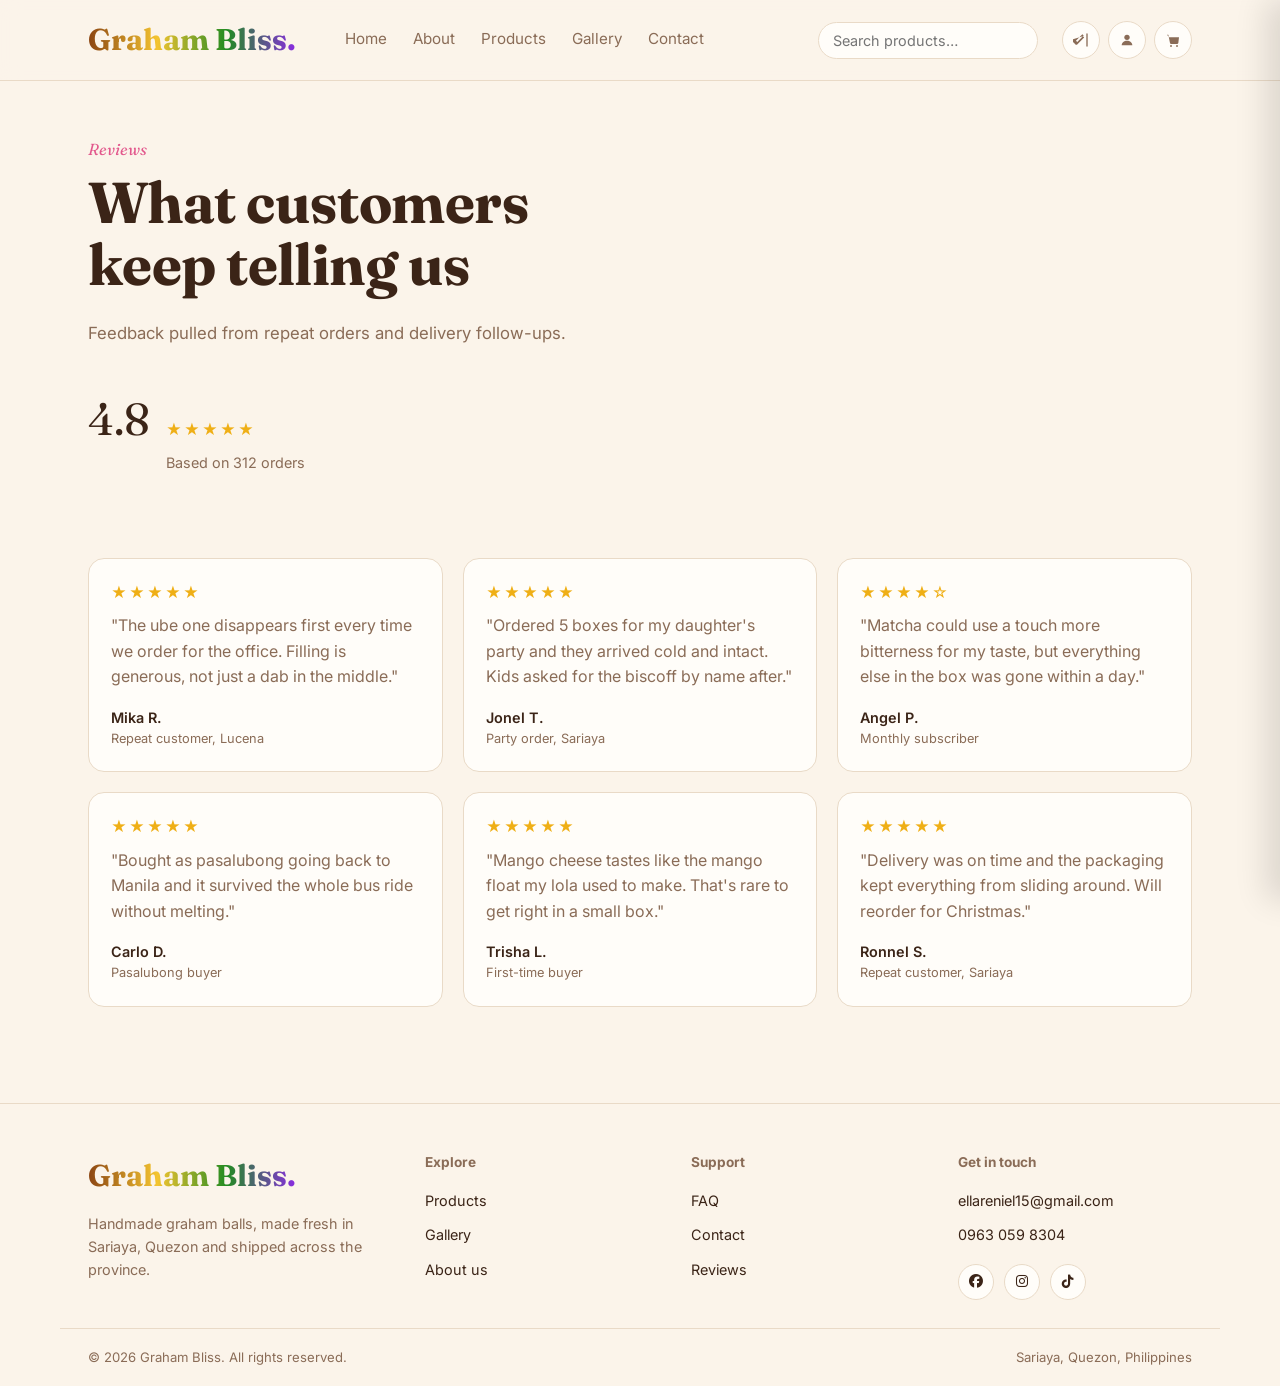
<file: reviews.html>
<!DOCTYPE html>
<html lang="en">
<head>
<meta charset="UTF-8">
<meta name="viewport" content="width=device-width, initial-scale=1.0">
<title>Reviews — Graham Bliss</title>
<link rel="preconnect" href="https://fonts.googleapis.com">
<link href="https://fonts.googleapis.com/css2?family=Fraunces:opsz,wght@9..144,400;9..144,600;9..144,700&family=Inter:wght@400;500;600;700&display=swap" rel="stylesheet">
<link rel="stylesheet" href="https://cdnjs.cloudflare.com/ajax/libs/font-awesome/6.5.2/css/all.min.css">
<link rel="stylesheet" href="style.css">
</head>
<body>

<header>
  <div class="nav-wrap">
    <a href="index.html" class="logo">Graham Bliss<span class="dot">.</span></a>
    <input type="checkbox" id="navCheck" class="nav-check">
    <label for="navCheck" class="nav-toggle" aria-label="Menu"><span></span></label>
    <nav class="primary-links">
      <a href="index.html">Home</a>
      <a href="about.html">About</a>
      <a href="products.html">Products</a>
      <a href="gallery.html">Gallery</a>
      <a href="contact.html">Contact</a>
    </nav>
    <div class="search-wrap">
      <input type="text" placeholder="Search products…">
    </div>
    <div class="nav-icons">
      <button class="icon-btn" title="Write a review" type="button" onclick="openReviewModal(event)"></button>
      <a href="login.html" class="icon-btn" title="Account"></a>
      <a href="#cart" class="icon-btn" title="Cart"></a>
    </div>
  </div>
</header>

<main>
  <section class="page-hero">
    <div class="tag">Reviews</div>
    <h1>What customers <br>keep telling us</h1>
    <p>Feedback pulled from repeat orders and delivery follow-ups.</p>
  </section>

  <div class="rating-summary">
    <span class="big">4.8</span>
    <div>
      <div class="stars">★★★★★</div>
      <p style="margin:0;font-size:.9rem;">Based on 312 orders</p>
    </div>
  </div>

  <section>
    <div class="review-grid">
      <div class="review-card">
        <div class="stars">★★★★★</div>
        <p>"The ube one disappears first every time we order for the office. Filling is generous, not just a dab in the middle."</p>
        <div class="review-name">Mika R.</div>
        <div class="review-role">Repeat customer, Lucena</div>
      </div>
      <div class="review-card">
        <div class="stars">★★★★★</div>
        <p>"Ordered 5 boxes for my daughter's party and they arrived cold and intact. Kids asked for the biscoff by name after."</p>
        <div class="review-name">Jonel T.</div>
        <div class="review-role">Party order, Sariaya</div>
      </div>
      <div class="review-card">
        <div class="stars">★★★★☆</div>
        <p>"Matcha could use a touch more bitterness for my taste, but everything else in the box was gone within a day."</p>
        <div class="review-name">Angel P.</div>
        <div class="review-role">Monthly subscriber</div>
      </div>
      <div class="review-card">
        <div class="stars">★★★★★</div>
        <p>"Bought as pasalubong going back to Manila and it survived the whole bus ride without melting."</p>
        <div class="review-name">Carlo D.</div>
        <div class="review-role">Pasalubong buyer</div>
      </div>
      <div class="review-card">
        <div class="stars">★★★★★</div>
        <p>"Mango cheese tastes like the mango float my lola used to make. That's rare to get right in a small box."</p>
        <div class="review-name">Trisha L.</div>
        <div class="review-role">First-time buyer</div>
      </div>
      <div class="review-card">
        <div class="stars">★★★★★</div>
        <p>"Delivery was on time and the packaging kept everything from sliding around. Will reorder for Christmas."</p>
        <div class="review-name">Ronnel S.</div>
        <div class="review-role">Repeat customer, Sariaya</div>
      </div>
    </div>
  </section>

  <div class="review-modal-overlay" id="reviewModalOverlay" onclick="closeReviewModal(event)">
    <div class="review-card review-modal-box" onclick="event.stopPropagation()">
      <a href="#" class="close-btn" aria-label="Close" onclick="return closeReviewModal(event)" style="float:right;">✕</a>
      <h2 style="margin-top:0;">Write a Review</h2>
      <p style="margin-top:-8px;font-size:.9rem;">Tried a box from Graham Bliss? Tell us about it.</p>
      <form id="reviewForm" onsubmit="return handleReviewSubmit(event)">
        <div style="margin-bottom:14px;">
          <label for="reviewerName" style="display:block;font-weight:600;margin-bottom:6px;">Name</label>
          <input type="text" id="reviewerName" name="reviewerName" placeholder="Your name" required
                 style="width:100%;padding:10px 12px;border:1px solid #ccc;border-radius:6px;font-family:inherit;">
        </div>

        <div style="margin-bottom:14px;">
          <label for="reviewerRole" style="display:block;font-weight:600;margin-bottom:6px;">Order type (optional)</label>
          <input type="text" id="reviewerRole" name="reviewerRole" placeholder="e.g. Repeat customer, Lucena"
                 style="width:100%;padding:10px 12px;border:1px solid #ccc;border-radius:6px;font-family:inherit;">
        </div>

        <div style="margin-bottom:14px;">
          <label style="display:block;font-weight:600;margin-bottom:6px;">Rating</label>
          <div class="star-rating" id="starRating">
            <input type="radio" id="star5" name="rating" value="5" required><label for="star5" title="5 stars">★</label>
            <input type="radio" id="star4" name="rating" value="4"><label for="star4" title="4 stars">★</label>
            <input type="radio" id="star3" name="rating" value="3"><label for="star3" title="3 stars">★</label>
            <input type="radio" id="star2" name="rating" value="2"><label for="star2" title="2 stars">★</label>
            <input type="radio" id="star1" name="rating" value="1"><label for="star1" title="1 star">★</label>
          </div>
        </div>

        <div style="margin-bottom:16px;">
          <label for="reviewText" style="display:block;font-weight:600;margin-bottom:6px;">Your review</label>
          <textarea id="reviewText" name="reviewText" rows="4" placeholder="What did you think?" required
                    style="width:100%;padding:10px 12px;border:1px solid #ccc;border-radius:6px;font-family:inherit;resize:vertical;"></textarea>
        </div>

        <button type="submit" class="btn-primary" style="width:100%;">Submit Review</button>
        <p id="reviewSuccessMsg" style="display:none;color:#2e7d32;margin-top:12px;text-align:center;">
          Thanks for your review! It will appear after a quick check.
        </p>
      </form>
    </div>
  </div>


  <script>
    function openReviewModal(event) {
      event.preventDefault();
      document.getElementById('reviewModalOverlay').classList.add('open');
      return false;
    }
    function closeReviewModal(event) {
      if (event) event.preventDefault();
      document.getElementById('reviewModalOverlay').classList.remove('open');
      return false;
    }
    function handleReviewSubmit(event) {
      event.preventDefault();
      const form = document.getElementById('reviewForm');
      document.getElementById('reviewSuccessMsg').style.display = 'block';
      form.reset();
      return false;
    }
  </script>
</main>

<footer>
  <div class="footer-wrap">
    <div>
      <a href="index.html" class="logo">Graham Bliss<span class="dot">.</span></a>
      <p style="margin-top:12px;font-size:.9rem;">Handmade graham balls, made fresh in Sariaya, Quezon and shipped across the province.</p>
    </div>
    <div>
      <h4>Explore</h4>
      <ul>
        <li><a href="products.html">Products</a></li>
        <li><a href="gallery.html">Gallery</a></li>
        <li><a href="about.html">About us</a></li>
      </ul>
    </div>
    <div>
      <h4>Support</h4>
      <ul>
        <li><a href="faq.html">FAQ</a></li>
        <li><a href="contact.html">Contact</a></li>
        <li><a href="reviews.html">Reviews</a></li>
      </ul>
    </div>
    <div>
      <h4>Get in touch</h4>
      <ul>
        <li><a href="mailto:ellareniel15@gmail.com">ellareniel15@gmail.com</a></li>
        <li><a href="tel:+639630598304">0963 059 8304</a></li>
      </ul>
      <div class="social-row">
        <a href="https://www.facebook.com/mel.jhune.958523" title="Facebook">
         <i class="fa-brands fa-facebook"></i>
        </a>
        <a href="https://www.instagram.com/itss_ur.mel/?fbclid=IwY2xjawUTJd1wZG9mBWV4dG4DYWVtAjEwAGJyaWQRMWFvU0FQSmJZdVVRaFVMbnFzcnRjBmFwcF9pZBAyMjIwMzkxNzg4MjAwODkyAAEeChBDoPgRGtuAGGqDBz4dwUmdd6wGIWdtoloXTAFgVrVXzXKg3ylywNsreZY_aem_Ks4oOcFlzgpz_4FfU0w7iA" title="Instagram">
          <i class="fa-brands fa-instagram"></i>
        </a>
        <a href="https://www.tiktok.com/@mel.dailo" title="TikTok">
          <i class="fa-brands fa-tiktok"></i>
        </a>
      </div>
    </div>
  </div>
  <div class="footer-bottom">
    <span>© 2026 Graham Bliss. All rights reserved.</span>
    <span>Sariaya, Quezon, Philippines</span>
  </div>
</footer>

<div class="drawer" id="cart">
  <div class="drawer-head">
    <h3>Your Cart</h3>
    <a href="#" class="close-btn" aria-label="Close cart">✕</a>
  </div>
  <div class="drawer-items">
    <p class="drawer-empty">Your cart is empty. Add a box from the Products page to see it here.</p>
  </div>
  <div class="drawer-foot">
    <div class="total-row"><span>Total</span><span>₱0</span></div>
    <a class="btn-primary" style="width:100%;text-align:center;display:block;" href="products.html">Browse products</a>
  </div>
</div>
<a href="#" class="overlay" aria-hidden="true"></a>

</body>
</html>
</file>
<file: style.css>
:root{
  --cream:  #FBF4EA;
  --paper:  #FFFDF9;
  --ink:    #3B2417;
  --ink-soft: #8A6C57;
  --line:   #E9DAC7;
  --pink:   #E2578C;
  --teal:   #2E9E95;
  --yellow: #EFAF16;
  --radius-lg: 26px;
  --radius-md: 16px;
  --radius-sm: 10px;
  --shadow: 0 10px 30px -18px rgba(59,36,23,0.35);
}

*{box-sizing:border-box;}
html{scroll-behavior:smooth;}
body{
  margin:0;
  background:var(--cream);
  color:var(--ink);
  font-family:'Inter',sans-serif;
  font-size:16px;
  line-height:1.6;
  -webkit-font-smoothing:antialiased;
}
img{max-width:100%;display:block;}
a{color:inherit;text-decoration:none;}
h1,h2,h3{
  font-family:'Fraunces',serif;
  font-weight:600;
  line-height:1.08;
  margin:0 0 .4em;
  letter-spacing:-0.01em;
}
h1{font-size:clamp(2.4rem,4.5vw,3.6rem);font-weight:700;}
h2{font-size:clamp(1.7rem,3vw,2.3rem);}
h3{font-size:1.25rem;}
p{margin:0 0 1em;color:var(--ink-soft);max-width:62ch;}
:focus-visible{outline:3px solid var(--teal);outline-offset:3px;}
@media (prefers-reduced-motion: reduce){
  *{animation-duration:.001ms !important;transition-duration:.001ms !important;}
}

.wrap{max-width:1160px;margin:0 auto;padding:0 28px;}

/* ---------- header / nav ---------- */
header{
  position:sticky;top:0;z-index:50;
  background:rgba(251,244,234,0.92);
  backdrop-filter:blur(10px);
  border-bottom:1px solid var(--line);
}
.nav-wrap{
  max-width:1160px;margin:0 auto;padding:16px 28px;
  display:flex;align-items:center;gap:24px;
}
.logo {
    font-family: "Fraunces", serif;
    font-size: 30px;
    font-weight: 700;

    background: linear-gradient(
        90deg,
        #8B4513,
        #F4C430,
        #228B22,
        #8A2BE2
    );

    -webkit-background-clip: text;
    -webkit-text-fill-color: transparent;
    background-clip: text;

    margin-right: 15px;
}
.logo .dot{color:var(--pink);}
.primary-links{
  display:flex;gap:22px;margin-left:8px;flex:1;flex-wrap:wrap;
}
.primary-links a{
  font-size:.95rem;color:var(--ink-soft);padding:6px 2px;
  border-bottom:2px solid transparent;
}
.primary-links a:hover,.primary-links a.active{
  color:var(--ink);border-bottom-color:var(--pink);
}
.search-wrap input{
  width:100%;max-width:220px;padding:9px 14px;
  border:1px solid var(--line);border-radius:999px;
  background:var(--paper);font-family:'Inter',sans-serif;font-size:.9rem;
  color:var(--ink);
}
.search-wrap input:focus{border-color:var(--teal);}
.nav-icons{display:flex;gap:8px;}
.icon-btn{
  width:38px;height:38px;border-radius:50%;
  border:1px solid var(--line);background:var(--paper);
  cursor:pointer;position:relative;display:grid;place-items:center;
}
.icon-btn::before{content:'';width:16px;height:16px;background:var(--ink-soft);
  -webkit-mask:var(--icon) center/contain no-repeat;mask:var(--icon) center/contain no-repeat;}
.icon-btn[title="Write a review"]{--icon:url("data:image/svg+xml,%3Csvg xmlns='http://www.w3.org/2000/svg' viewBox='0 0 24 24' fill='%23000'%3E%3Cpath d='M21 2a1 1 0 0 1 .993.883L22 3v18a1 1 0 0 1-1.993.117L20 21V3a1 1 0 0 1 1-1zm-4.707 5.293a1 1 0 0 1 .083 1.32l-.083.094-9.586 9.586a2.5 2.5 0 0 1-3.183.27l-.094-.072-4-4a2.5 2.5 0 0 1-.27-3.183l.072-.094L12.293 7.293a1 1 0 0 1 1.414-.083zM6.414 15L16 5.414l-2-2L4.414 13l2 2z'/%3E%3C/svg%3E");}
.icon-btn[title="Account"]{--icon:url("data:image/svg+xml,%3Csvg xmlns='http://www.w3.org/2000/svg' viewBox='0 0 24 24' fill='%23000'%3E%3Ccircle cx='12' cy='8' r='4'/%3E%3Cpath d='M4 20c0-4.4 3.6-7 8-7s8 2.6 8 7'/%3E%3C/svg%3E");}
.icon-btn[title="Cart"]{--icon:url("data:image/svg+xml,%3Csvg xmlns='http://www.w3.org/2000/svg' viewBox='0 0 24 24' fill='%23000'%3E%3Cpath d='M3 4h2l2.4 12.1A2 2 0 0 0 9.4 18H18a2 2 0 0 0 2-1.6L21 8H6'/%3E%3Ccircle cx='9' cy='21' r='1.4'/%3E%3Ccircle cx='18' cy='21' r='1.4'/%3E%3C/svg%3E");}
.cart-badge{
  position:absolute;top:-4px;right:-4px;background:var(--pink);color:#fff;
  font-size:.65rem;font-weight:700;border-radius:50%;
  width:17px;height:17px;display:grid;place-items:center;
}
.nav-check{position:absolute;opacity:0;pointer-events:none;}
.nav-toggle{display:none;}

/* ---------- tag / eyebrow ---------- */
.tag{
  display:inline-block;font-family:'Fraunces',serif;font-style:italic;
  color:var(--pink);font-size:1rem;margin-bottom:.6em;
}

/* ---------- buttons ---------- */
.btn-primary,.btn-secondary{
  display:inline-flex;align-items:center;gap:8px;
  padding:13px 26px;border-radius:999px;border:none;cursor:pointer;
  font-family:'Inter',sans-serif;font-weight:600;font-size:.95rem;
}
.btn-primary{background:var(--ink);color:var(--paper);}
.btn-primary:hover{background:var(--pink);}
.btn-secondary{background:transparent;color:var(--ink);border:1.5px solid var(--ink);}
.btn-secondary:hover{border-color:var(--pink);color:var(--pink);}

/* ---------- graham-ball illustration (used instead of photos) ---------- */
.ball{
  border-radius:50%;position:relative;flex-shrink:0;
  background:radial-gradient(circle at 32% 28%, #7A4E30, #4E2F1C 70%);
  box-shadow:inset 0 -8px 14px rgba(0,0,0,.25), inset 0 6px 10px rgba(255,255,255,.08);
}
.ball::after{
  content:'';position:absolute;inset:0;border-radius:50%;
  background-image:
    radial-gradient(circle,var(--pink) 6%,transparent 7%),
    radial-gradient(circle,var(--teal) 6%,transparent 7%),
    radial-gradient(circle,var(--yellow) 6%,transparent 7%),
    radial-gradient(circle,var(--paper) 6%,transparent 7%),
    radial-gradient(circle,var(--pink) 6%,transparent 7%),
    radial-gradient(circle,var(--teal) 6%,transparent 7%);
  background-size:22% 22%;
  background-position:20% 30%,55% 15%,75% 45%,30% 65%,60% 70%,15% 80%;
  background-repeat:no-repeat;
}
.ball.pink{background:radial-gradient(circle at 32% 28%,#F2A5BE,#D6537F 70%);}
.ball.teal{background:radial-gradient(circle at 32% 28%,#8FD6CE,#237C74 70%);}
.ball.yellow{background:radial-gradient(circle at 32% 28%,#F7D479,#D69A0C 70%);}

.hero-visual{display:flex;align-items:flex-end;justify-content:center;gap:14px;padding:20px;}
.hero-visual .ball:nth-child(1){width:150px;height:150px;}
.hero-visual .ball:nth-child(2){width:100px;height:100px;margin-bottom:20px;}
.hero-visual .ball:nth-child(3){width:80px;height:80px;margin-bottom:60px;}

/* ---------- hero ---------- */
.hero{
  max-width:1160px;margin:0 auto;padding:70px 28px 40px;
  display:grid;grid-template-columns:1.1fr .9fr;gap:40px;align-items:center;
}
.hero p{font-size:1.08rem;}
.page-hero{max-width:1160px;margin:0 auto;padding:56px 28px 20px;}
.page-hero p{font-size:1.05rem;}

/* ---------- sections ---------- */
main section{padding:56px 28px;}
main section.wrap{padding:56px 0;}
.section-head{
  max-width:1160px;margin:0 auto 28px;padding:0 28px;
  display:flex;justify-content:space-between;align-items:baseline;
}
.section-head a{font-size:.9rem;border-bottom:1px solid var(--ink);}

/* ---------- features ---------- */
.features{max-width:1160px;margin:0 auto;padding:20px 28px 60px;
  display:grid;grid-template-columns:repeat(3,1fr);gap:22px;}
.feature{background:var(--paper);border:1px solid var(--line);border-radius:var(--radius-md);padding:24px;}
.feature .ball{width:38px;height:38px;margin-bottom:14px;}
.feature h3{font-size:1.05rem;margin-bottom:.3em;}
.feature p{font-size:.92rem;margin:0;}

/* ---------- product grid ---------- */
.grid{max-width:1160px;margin:0 auto;padding:0 28px;
  display:grid;grid-template-columns:repeat(auto-fill,minmax(230px,1fr));gap:22px;}
.card{
  background:var(--paper);border:1px solid var(--line);
  border-radius:var(--radius-md);padding:20px;
  display:flex;flex-direction:column;gap:10px;
}
.card-visual{
  background:var(--cream);border-radius:var(--radius-sm);
  height:150px;display:grid;place-items:center;
}
.card h3{font-size:1.05rem;margin:0;}
.card .desc{font-size:.88rem;margin:0;}
.card-foot{display:flex;justify-content:space-between;align-items:center;margin-top:auto;}
.price{font-weight:700;font-family:'Fraunces',serif;font-size:1.1rem;}
.add-btn{
  border:none;background:var(--ink);color:var(--paper);
  width:34px;height:34px;border-radius:50%;cursor:pointer;font-size:1.1rem;
  display:grid;place-items:center;
}
.add-btn:hover{background:var(--pink);}
.card-link{font-size:.85rem;border-bottom:1px solid var(--line);align-self:flex-start;}

/* ---------- split ---------- */
.split{
  max-width:1160px;margin:0 auto;padding:56px 28px;
  display:grid;grid-template-columns:1fr 1fr;gap:48px;
}
.split p{
  text-align:justify;;
}

.mini-list{display:flex;gap:10px;margin-top:14px;flex-wrap:wrap;}
.mini-chip{
  border:1px solid var(--line);border-radius:999px;
  padding:7px 16px;font-size:.85rem;background:var(--paper);
}

/* ---------- product details ---------- */
.detail{
  max-width:1160px;margin:0 auto;padding:20px 28px 60px;
  display:grid;grid-template-columns:.9fr 1.1fr;gap:48px;align-items:start;
}
.detail-visual{
  background:var(--paper);border:1px solid var(--line);border-radius:var(--radius-lg);
  height:340px;display:flex;align-items:flex-end;justify-content:center;gap:16px;padding:30px;
}
.detail-visual .ball:nth-child(1){width:150px;height:150px;}
.detail-visual .ball:nth-child(2){width:90px;height:90px;margin-bottom:16px;}
.spec-list{list-style:none;margin:18px 0;padding:0;display:grid;gap:8px;}
.spec-list li{display:flex;justify-content:space-between;border-bottom:1px dashed var(--line);padding:8px 0;font-size:.92rem;}
.spec-list li span:first-child{color:var(--ink-soft);}
.option-group{margin:18px 0;}
.option-group h3{font-size:.95rem;margin-bottom:8px;}
.option-pills{display:flex;gap:10px;flex-wrap:wrap;}
.option-pills input{position:absolute;opacity:0;pointer-events:none;}
.option-pill{
  display:inline-block;border:1.5px solid var(--line);border-radius:999px;padding:8px 16px;
  font-size:.88rem;cursor:pointer;background:var(--paper);
}
.option-pills input:checked + .option-pill{border-color:var(--ink);background:var(--ink);color:var(--paper);}
.option-pills input:focus-visible + .option-pill{outline:3px solid var(--teal);outline-offset:2px;}
.qty-row{display:flex;align-items:center;gap:14px;margin:18px 0;}
.qty-row button{width:32px;height:32px;border-radius:50%;border:1px solid var(--line);background:var(--paper);cursor:pointer;font-size:1rem;}
.detail-price{font-size:1.6rem;}

/* ---------- gallery ---------- */
.gallery-grid{
  max-width:1160px;margin:0 auto;padding:0 28px;
  display:grid;grid-template-columns:repeat(auto-fill,minmax(220px,1fr));gap:18px;
}
.gallery-item{
  background:var(--paper);border:1px solid var(--line);border-radius:var(--radius-md);
  height:210px;display:grid;place-items:center;padding:16px;position:relative;overflow:hidden;
}
.gallery-item .cap{position:absolute;bottom:10px;left:14px;font-size:.82rem;color:var(--ink-soft);}

/* ---------- reviews ---------- */
.review-grid{
  max-width:1160px;margin:0 auto;padding:0 28px;
  display:grid;grid-template-columns:repeat(auto-fill,minmax(280px,1fr));gap:20px;
}
.review-card{background:var(--paper);border:1px solid var(--line);border-radius:var(--radius-md);padding:22px;}
.stars{color:var(--yellow);letter-spacing:2px;margin-bottom:8px;font-size:.95rem;}
.review-name{font-weight:600;margin-top:12px;font-size:.9rem;}
.review-role{font-size:.8rem;color:var(--ink-soft);}
.rating-summary{
  max-width:1160px;margin:0 auto 28px;padding:0 28px;
  display:flex;align-items:baseline;gap:16px;
}
.rating-summary .big{font-family:'Fraunces',serif;font-size:2.8rem;}

/* ---------- contact ---------- */
.contact-wrap{
  max-width:1160px;margin:0 auto;padding:0 28px 60px;
  display:grid;grid-template-columns:.85fr 1.15fr;gap:48px;
}
.contact-info li{list-style:none;padding:12px 0;border-bottom:1px dashed var(--line);font-size:.94rem;}
.contact-info li span{display:block;color:var(--ink-soft);font-size:.8rem;margin-bottom:2px;}
.social-row{display:flex;gap:10px;margin-top:16px;}
.social-row a{
  width:36px;height:36px;border-radius:50%;border:1px solid var(--line);
  display:grid;place-items:center;font-size:.85rem;background:var(--paper);
}
form{display:grid;gap:14px;}
form label{font-size:.85rem;color:var(--ink-soft);display:block;margin-bottom:5px;}
form input,form textarea{
  width:100%;padding:11px 14px;border-radius:var(--radius-sm);
  border:1px solid var(--line);background:var(--paper);
  font-family:'Inter',sans-serif;font-size:.95rem;color:var(--ink);
}
form textarea{min-height:120px;resize:vertical;}
.form-row{display:grid;grid-template-columns:1fr 1fr;gap:14px;}

/* ---------- auth ---------- */
.auth-wrap{
  max-width:440px;margin:0 auto;padding:40px 28px 70px;
}
.auth-card{
  background:var(--paper);border:1px solid var(--line);
  border-radius:var(--radius-lg);padding:36px 32px;
  box-shadow:var(--shadow);
}
.auth-card h1{font-size:1.6rem;margin-bottom:.2em;}
.auth-card .sub{font-size:.92rem;margin-bottom:22px;}
.auth-row-between{display:flex;justify-content:space-between;align-items:center;font-size:.85rem;margin-top:-4px;}
.auth-row-between a{color:var(--ink-soft);border-bottom:1px solid var(--line);}
.auth-row-between a:hover{color:var(--pink);border-color:var(--pink);}
.check-row{display:flex;align-items:center;gap:8px;font-size:.85rem;color:var(--ink-soft);}
.check-row input{width:auto;}
.auth-card .btn-primary{width:100%;text-align:center;margin-top:6px;}
.auth-divider{display:flex;align-items:center;gap:12px;margin:22px 0;color:var(--ink-soft);font-size:.8rem;}
.auth-divider::before,.auth-divider::after{content:'';flex:1;height:1px;background:var(--line);}
.auth-foot{text-align:center;font-size:.88rem;margin-top:18px;color:var(--ink-soft);}
.auth-foot a{color:var(--ink);border-bottom:1px solid var(--line);}
.auth-foot a:hover{color:var(--pink);border-color:var(--pink);}

/* ---------- login modal ---------- */
.modal{
  position:fixed;inset:0;z-index:110;
  display:grid;place-items:center;padding:20px;
  opacity:0;pointer-events:none;transition:opacity .25s;
}
.modal:target{opacity:1;pointer-events:auto;}
#login:target + .overlay{opacity:1;pointer-events:auto;}
.modal-box{
  position:relative;width:100%;max-width:440px;
  background:var(--paper);border-radius:var(--radius-lg);
  padding:36px 32px;box-shadow:var(--shadow);
  transform:translateY(-16px);transition:transform .25s;
}
.modal:target .modal-box{transform:translateY(0);}
.modal-close{
  position:absolute;top:18px;right:20px;font-size:1.1rem;
  color:var(--ink-soft);
}
.modal-close:hover{color:var(--pink);}

/* ---------- admin dashboard ---------- */
.admin-body{background:var(--cream);}
.admin-shell{display:grid;grid-template-columns:240px 1fr;min-height:100vh;}
.admin-side{
  background:var(--ink);color:var(--paper);
  padding:28px 22px;display:flex;flex-direction:column;gap:26px;
}
.admin-side .logo{color:var(--paper);font-size:1.3rem;}
.admin-side .logo .dot{color:var(--pink);}
.admin-nav{display:flex;flex-direction:column;gap:4px;}
.admin-nav a{
  padding:11px 14px;border-radius:var(--radius-sm);font-size:.92rem;font-weight:500;
  color:#EADFD2;display:flex;align-items:center;gap:10px;
}
.admin-nav a:hover{background:rgba(255,255,255,.08);color:var(--paper);}
.admin-nav a.active{background:var(--pink);color:var(--paper);}
.admin-side .back-site{margin-top:auto;font-size:.85rem;color:#C9B7A6;border-top:1px solid rgba(255,255,255,.15);padding-top:18px;}
.admin-side .back-site:hover{color:var(--paper);}

.admin-main{padding:34px 40px 60px;max-width:1200px;}
.admin-head{display:flex;justify-content:space-between;align-items:center;margin-bottom:28px;gap:20px;flex-wrap:wrap;}
.admin-head h1{font-size:1.7rem;margin:0;}
.admin-head p{margin:.2em 0 0;color:var(--ink-soft);font-size:.92rem;}
.admin-user{display:flex;align-items:center;gap:10px;font-size:.9rem;}
.admin-avatar{width:38px;height:38px;border-radius:50%;background:var(--pink);color:var(--paper);display:grid;place-items:center;font-family:'Fraunces',serif;font-weight:600;}

.stat-grid{display:grid;grid-template-columns:repeat(4,1fr);gap:18px;margin-bottom:32px;}
.stat-card{background:var(--paper);border:1px solid var(--line);border-radius:var(--radius-md);padding:20px;}
.stat-card span.label{display:block;font-size:.82rem;color:var(--ink-soft);margin-bottom:6px;}
.stat-card span.value{font-family:'Fraunces',serif;font-size:1.6rem;font-weight:600;}
.stat-card span.delta{display:block;font-size:.8rem;margin-top:4px;}
.stat-card span.delta.up{color:var(--teal);}
.stat-card span.delta.down{color:var(--pink);}

.admin-panel{background:var(--paper);border:1px solid var(--line);border-radius:var(--radius-lg);padding:26px 26px 10px;margin-bottom:28px;}
.admin-panel-head{display:flex;justify-content:space-between;align-items:center;margin-bottom:16px;flex-wrap:wrap;gap:12px;}
.admin-panel-head h2{font-size:1.2rem;margin:0;}

.admin-table{width:100%;border-collapse:collapse;font-size:.9rem;}
.admin-table th{
  text-align:left;font-family:'Inter',sans-serif;font-weight:600;color:var(--ink-soft);
  font-size:.78rem;text-transform:uppercase;letter-spacing:.04em;
  border-bottom:1px solid var(--line);padding:0 10px 12px;
}
.admin-table td{padding:14px 10px;border-bottom:1px solid var(--line);vertical-align:middle;}
.admin-table tr:last-child td{border-bottom:none;}
.admin-table .prod-name{display:flex;align-items:center;gap:12px;font-weight:600;}
.admin-table .ball{width:34px;height:34px;}

.status-pill{
  display:inline-block;padding:5px 13px;border-radius:999px;font-size:.78rem;font-weight:600;
}
.status-pill.in-stock{background:rgba(46,158,149,.14);color:var(--teal);}
.status-pill.low{background:rgba(239,175,22,.16);color:#B9840B;}
.status-pill.out{background:rgba(226,87,140,.14);color:var(--pink);}
.status-pill.pending{background:rgba(239,175,22,.16);color:#B9840B;}
.status-pill.fulfilled{background:rgba(46,158,149,.14);color:var(--teal);}

.row-actions{display:flex;gap:8px;}
.row-actions button{
  border:1px solid var(--line);background:var(--paper);color:var(--ink-soft);
  width:32px;height:32px;border-radius:50%;cursor:pointer;font-size:.85rem;
}
.row-actions button:hover{border-color:var(--pink);color:var(--pink);}

@media (max-width:900px){
  .admin-shell{grid-template-columns:1fr;}
  .admin-side{flex-direction:row;overflow-x:auto;align-items:center;}
  .admin-nav{flex-direction:row;}
  .admin-side .back-site{display:none;}
  .stat-grid{grid-template-columns:1fr 1fr;}
  .admin-main{padding:24px 18px 50px;}
  .admin-table{display:block;overflow-x:auto;}
}

/* ---------- FAQ ---------- */
.faq-list{max-width:800px;margin:0 auto;padding:0 28px;}
.faq-item{border-bottom:1px solid var(--line);}
.faq-item summary{
  width:100%;cursor:pointer;list-style:none;
  padding:18px 0;display:flex;justify-content:space-between;align-items:center;
  font-family:'Fraunces',serif;font-size:1.05rem;color:var(--ink);gap:16px;
}
.faq-item summary::-webkit-details-marker{display:none;}
.faq-item summary::marker{content:'';}
.faq-item summary::after{content:'+';font-size:1.3rem;color:var(--pink);flex-shrink:0;transition:transform .2s;}
.faq-item[open] summary::after{transform:rotate(45deg);}
.faq-a{padding-bottom:18px;}
.faq-a p{margin:0;font-size:.94rem;}

/* ---------- footer ---------- */
footer{border-top:1px solid var(--line);margin-top:40px;}
.footer-wrap{
  max-width:1160px;margin:0 auto;padding:48px 28px 28px;
  display:grid;grid-template-columns:1.3fr repeat(3,1fr);gap:32px;
}
.footer-wrap h4{font-size:.85rem;margin:0 0 14px;color:var(--ink-soft);}
.footer-wrap ul{list-style:none;margin:0;padding:0;display:grid;gap:9px;}
.footer-wrap ul a{font-size:.9rem;}
.footer-wrap ul a:hover{color:var(--pink);}
.footer-bottom{
  border-top:1px solid var(--line);padding:18px 28px;
  max-width:1160px;margin:0 auto;
  display:flex;justify-content:space-between;font-size:.82rem;color:var(--ink-soft);flex-wrap:wrap;gap:8px;
}

/* ---------- cart drawer ---------- */
.overlay{
  position:fixed;inset:0;background:rgba(59,36,23,0.35);
  opacity:0;pointer-events:none;transition:opacity .25s;z-index:90;
  display:block;
}
#cart:target + .overlay{opacity:1;pointer-events:auto;}
.drawer{
  position:fixed;top:0;right:0;height:100%;width:380px;max-width:90vw;
  background:var(--paper);z-index:100;transform:translateX(100%);
  transition:transform .28s ease;display:flex;flex-direction:column;
  box-shadow:-14px 0 30px rgba(0,0,0,.12);
}
.drawer:target{transform:translateX(0);}
.drawer-head{display:flex;justify-content:space-between;align-items:center;padding:22px 24px;border-bottom:1px solid var(--line);}
.close-btn{background:none;border:none;font-size:1.2rem;cursor:pointer;color:var(--ink-soft);}
.drawer-items{flex:1;overflow-y:auto;padding:16px 24px;display:grid;gap:14px;}
.drawer-empty{color:var(--ink-soft);font-size:.9rem;text-align:center;margin-top:30px;}
.drawer-row{display:flex;gap:12px;align-items:center;}
.drawer-row .ball{width:44px;height:44px;}
.drawer-row .info{flex:1;}
.drawer-row .info h4{margin:0;font-size:.92rem;font-family:'Inter',sans-serif;font-weight:600;}
.drawer-row .info span{font-size:.82rem;color:var(--ink-soft);}
.drawer-row button{background:none;border:none;color:var(--ink-soft);cursor:pointer;font-size:1rem;}
.drawer-foot{padding:20px 24px;border-top:1px solid var(--line);}
.total-row{display:flex;justify-content:space-between;font-weight:700;margin-bottom:14px;font-family:'Fraunces',serif;font-size:1.15rem;}

/* ---------- responsive ---------- */
@media (max-width:900px){
  .hero,.split,.detail,.contact-wrap{grid-template-columns:1fr;}
  .features{grid-template-columns:1fr 1fr;}
  .footer-wrap{grid-template-columns:1fr 1fr;}
  .form-row{grid-template-columns:1fr;}
}
@media (max-width:640px){
  .primary-links{
    display:none;position:absolute;top:100%;left:0;right:0;
    background:var(--paper);border-bottom:1px solid var(--line);
    flex-direction:column;gap:0;padding:8px 28px 14px;
  }
  .nav-check:checked ~ .primary-links{display:flex;}
  .primary-links a{padding:10px 0;border-bottom:1px solid var(--line);}
  header{position:sticky;}
  .nav-wrap{position:relative;flex-wrap:wrap;}
  .nav-toggle{display:grid;place-items:center;width:38px;height:38px;border:1px solid var(--line);border-radius:50%;background:var(--paper);cursor:pointer;order:3;}
  .nav-toggle span, .nav-toggle span::before, .nav-toggle span::after{
    content:'';display:block;width:16px;height:2px;background:var(--ink);position:relative;
  }
  .nav-toggle span::before{position:absolute;top:-5px;}
  .nav-toggle span::after{position:absolute;top:5px;}
  .search-wrap{display:none;}
  .logo{flex:1;}
  .features{grid-template-columns:1fr;}
  .footer-wrap{grid-template-columns:1fr;}
}

.review-modal-overlay {
      display: none;
      position: fixed;
      inset: 0;
      background: rgba(0,0,0,.5);
      z-index: 999;
      align-items: center;
      justify-content: center;
      padding: 20px;
    }
    .review-modal-overlay.open {
      display: flex;
    }
    .review-modal-box {
      max-width: 560px;
      width: 100%;
      max-height: 90vh;
      overflow-y: auto;
      background: #fff;
      border-radius: 10px;
      box-shadow: 0 10px 40px rgba(0,0,0,.25);
    }
    .star-rating {
      display: flex;
      flex-direction: row-reverse;
      justify-content: flex-end;
      gap: 4px;
    }
    .star-rating input { display: none; }
    .star-rating label {
      font-size: 1.8rem;
      color: #ddd;
      cursor: pointer;
      transition: color .15s ease;
    }
    .star-rating input:checked ~ label,
    .star-rating label:hover,
    .star-rating label:hover ~ label {
      color: #f5b301;
    }
</file>
